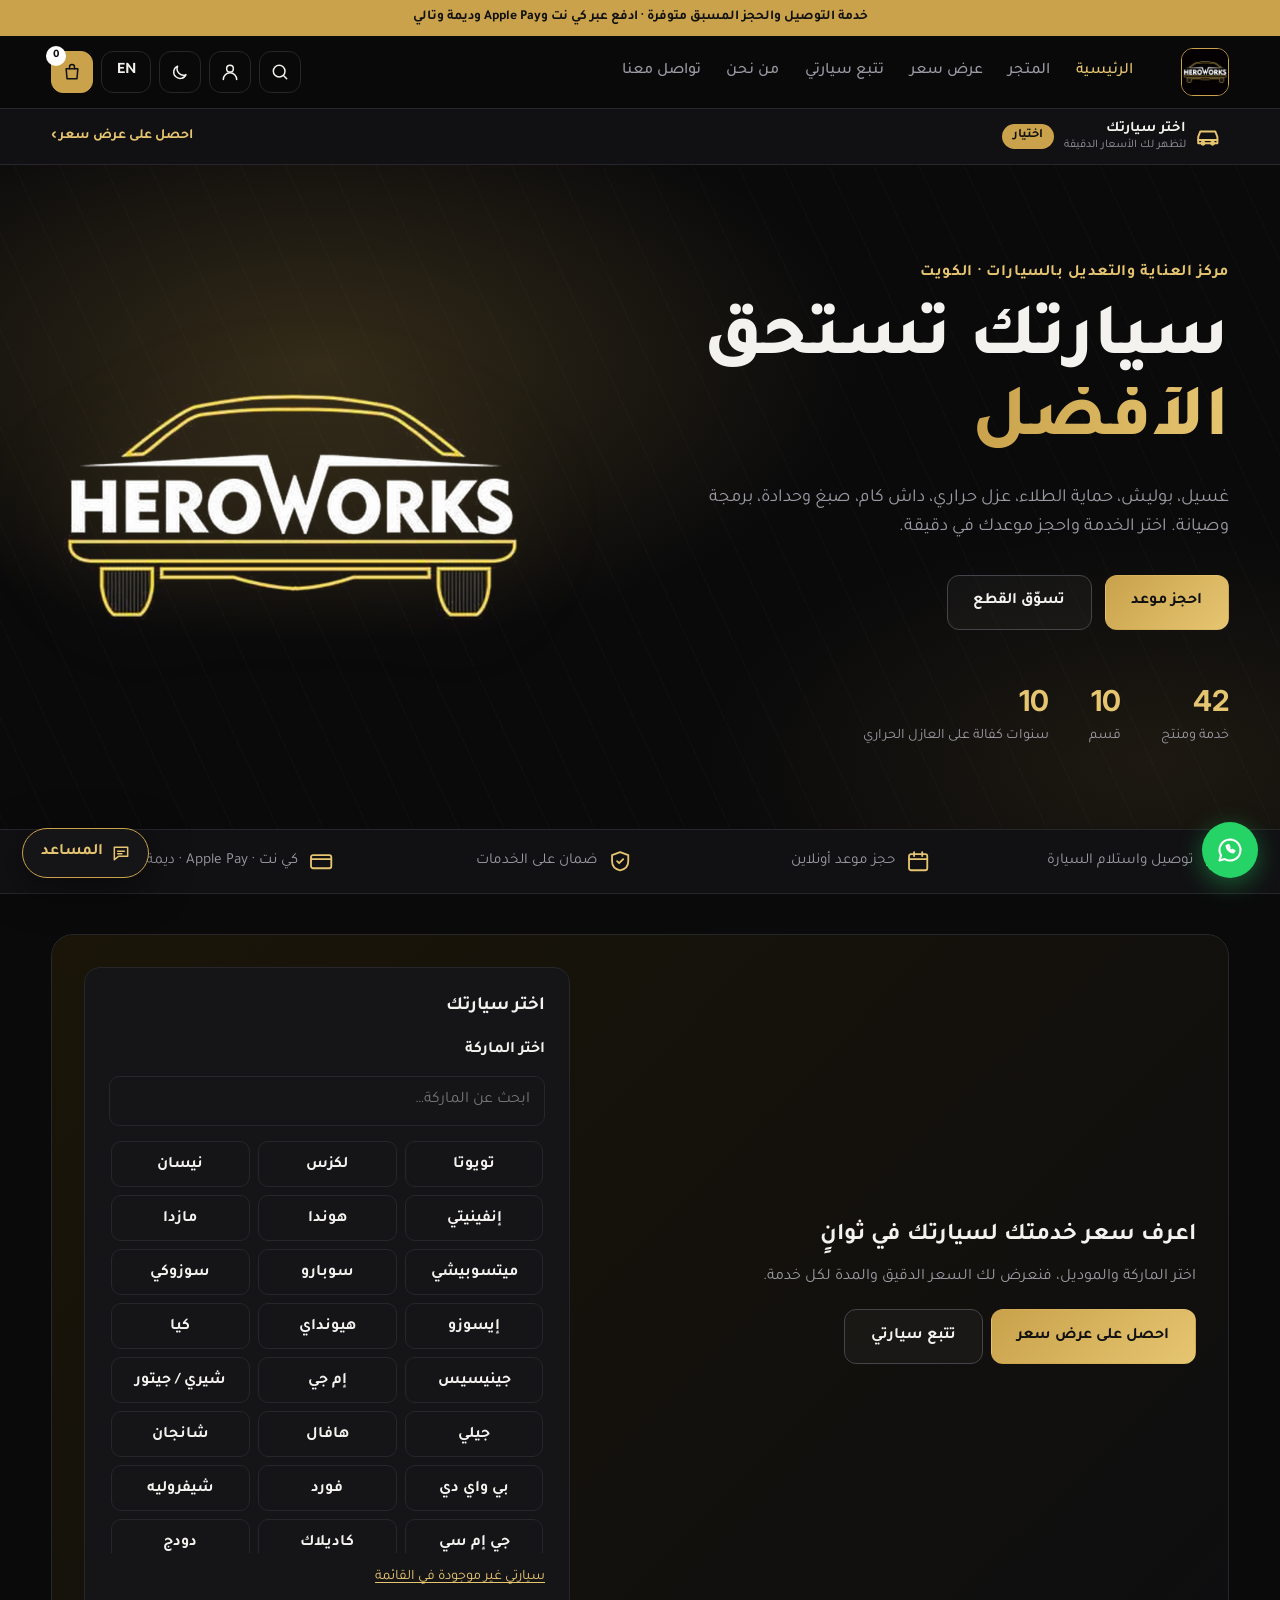
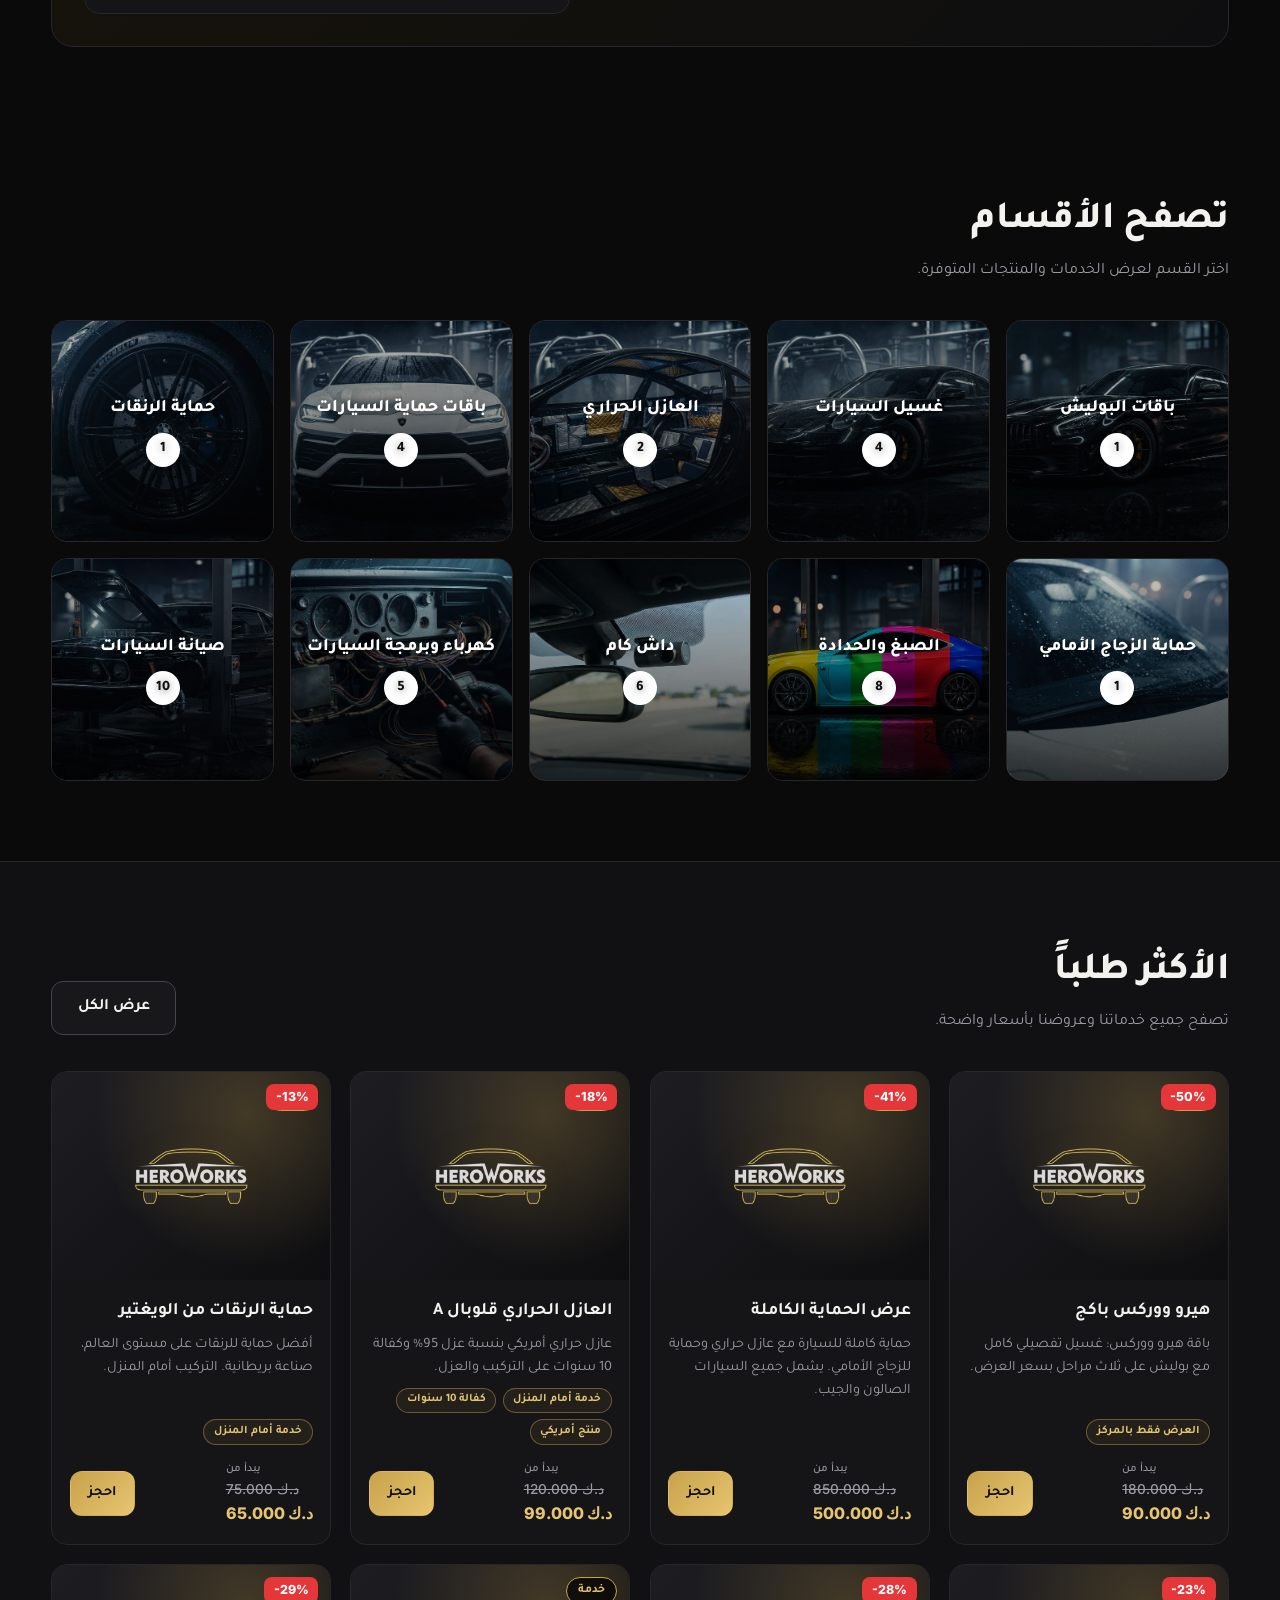
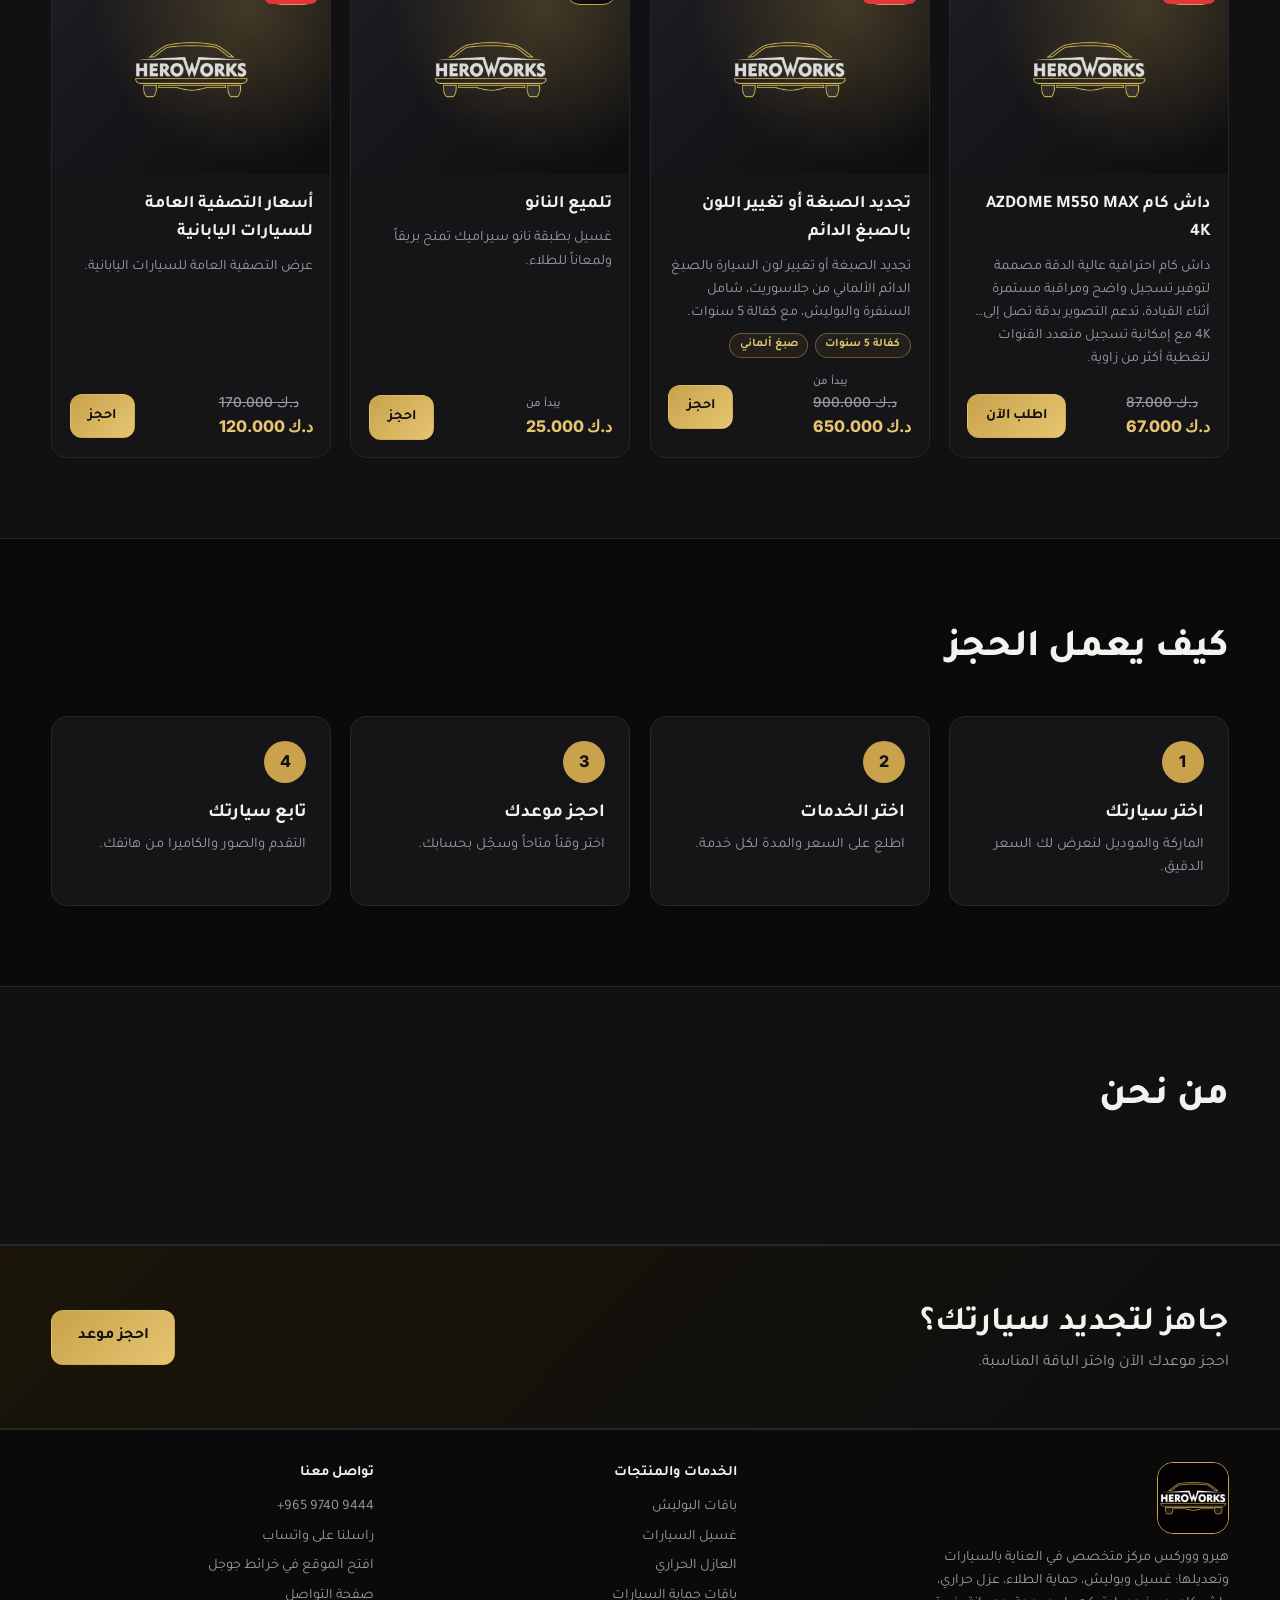
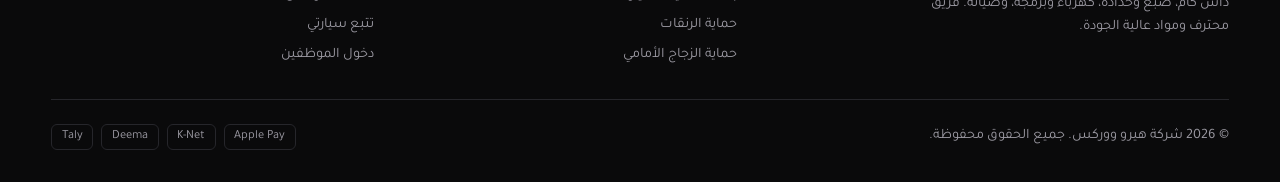
<file: index.html>
<!DOCTYPE html>
<html lang="ar" dir="rtl">
<head>
  <meta charset="UTF-8">
  <meta name="viewport" content="width=device-width, initial-scale=1, viewport-fit=cover">
  <meta name="theme-color" content="#0a0a0b">
  <title>هيرو ووركس | غسيل وبوليش وحماية الطلاء والعزل الحراري في الكويت</title>
  <meta name="description" content="مركز هيرو ووركس للعناية بالسيارات وتعديلها في الكويت: غسيل وبوليش، حماية الطلاء، عزل حراري، داش كام، صبغ وحدادة، برمجة وصيانة. اعرف سعر سيارتك واحجز موعدك أونلاين.">
  <meta name="robots" content="index,follow,max-image-preview:large">
  <link rel="canonical" href="https://heroworkskw.com/">
  <meta property="og:type" content="website">
  <meta property="og:site_name" content="HeroWorks | هيرو ووركس">
  <meta property="og:title" content="هيرو ووركس | غسيل وبوليش وحماية الطلاء والعزل الحراري في الكويت">
  <meta property="og:description" content="مركز هيرو ووركس للعناية بالسيارات وتعديلها في الكويت: غسيل وبوليش، حماية الطلاء، عزل حراري، داش كام، صبغ وحدادة، برمجة وصيانة. اعرف سعر سيارتك واحجز موعدك أونلاين.">
  <meta property="og:url" content="https://heroworkskw.com/">
  <meta property="og:image" content="https://heroworkskw.com/assets/og-image.jpg">
  <meta property="og:locale" content="ar_KW">
  <meta property="og:locale:alternate" content="en_US">
  <meta name="twitter:card" content="summary_large_image">
  <meta name="twitter:title" content="هيرو ووركس | غسيل وبوليش وحماية الطلاء والعزل الحراري في الكويت">
  <meta name="twitter:description" content="مركز هيرو ووركس للعناية بالسيارات وتعديلها في الكويت: غسيل وبوليش، حماية الطلاء، عزل حراري، داش كام، صبغ وحدادة، برمجة وصيانة. اعرف سعر سيارتك واحجز موعدك أونلاين.">
  <meta name="twitter:image" content="https://heroworkskw.com/assets/og-image.jpg">
  <link rel="preconnect" href="https://fonts.googleapis.com">
  <link rel="preconnect" href="https://fonts.gstatic.com" crossorigin>
  <link href="https://fonts.googleapis.com/css2?family=Inter:wght@400;500;600;700;800&family=Tajawal:wght@400;500;700;800&display=swap" rel="stylesheet">
  <script>(function(){try{var t=JSON.parse(localStorage.getItem('hw_theme'))||'dark';t=t==='light'?'light':'dark';document.documentElement.dataset.theme=t;var m=document.querySelector('meta[name=theme-color]');if(m)m.content=t==='light'?'#faf8f3':'#0a0a0b'}catch(e){document.documentElement.dataset.theme='dark'}})();</script>
  <link rel="icon" type="image/png" href="assets/favicon.png">
  <link rel="apple-touch-icon" href="assets/logo-192.png">
  <link rel="stylesheet" href="styles.css?v=20261115a">
  <script type="application/ld+json">{"@context": "https://schema.org", "@type": "AutoRepair", "name": "HeroWorks | هيرو ووركس", "alternateName": ["HeroWorks", "هيرو ووركس"], "url": "https://heroworkskw.com/", "logo": "https://heroworkskw.com/assets/logo.png", "image": "https://heroworkskw.com/assets/og-image.jpg", "telephone": "+96597409444", "hasMap": "https://share.google/Ku4thjJLSHbP2YOTP", "areaServed": {"@type": "Country", "name": "Kuwait"}, "address": {"@type": "PostalAddress", "addressCountry": "KW"}, "paymentAccepted": "KNET, Apple Pay, Deema, Taly, Cash", "priceRange": "KWD", "description": "Car care and modification center in Kuwait: washing, polishing, paint protection, thermal window tint, dash cams, paint and bodywork, programming and maintenance."}</script>
</head>
<body data-seo="home" data-page="home" data-title="home">
  <div id="site-header"></div>

  <main>
    <section class="hero">
      <div class="hero__bg" aria-hidden="true"></div>
      <div class="container hero__inner">
        <div class="hero__text">
        <p class="eyebrow" data-i18n="hero_eyebrow"></p>
          <h1 data-i18n="hero_title"></h1>
          <p class="hero__lead" data-i18n="hero_lead"></p>
          <div class="hero__cta">
            <a href="shop.html?type=service" class="btn btn--gold" data-i18n="hero_cta1"></a>
            <a href="shop.html?type=part" class="btn btn--ghost" data-i18n="hero_cta2"></a>
          </div>
          <ul class="hero__stats">
            <li><strong id="statItems">0</strong><span data-i18n="stat1"></span></li>
            <li><strong id="statCats">0</strong><span data-i18n="stat2"></span></li>
            <li><strong>10</strong><span data-i18n="stat3"></span></li>
          </ul>
        </div>
        <div class="hero__logo">
          <img class="logo--dark" src="assets/logo-transparent.png" alt="HeroWorks" width="520" height="520" fetchpriority="high"><img class="logo--light" src="assets/logo-light.png" alt="HeroWorks" width="520" height="520">
        </div>
      </div>
    </section>

    <section class="strip">
      <div class="container strip__inner">
        <div><svg viewBox="0 0 24 24"><path d="M3 7h11v9H3zM14 10h4l3 3v3h-7z"/><circle cx="7" cy="18" r="1.6"/><circle cx="17" cy="18" r="1.6"/></svg><span data-i18n="strip1"></span></div>
        <div><svg viewBox="0 0 24 24"><rect x="3" y="5" width="18" height="16" rx="2"/><path d="M3 10h18M8 3v4M16 3v4"/></svg><span data-i18n="strip2"></span></div>
        <div><svg viewBox="0 0 24 24"><path d="M12 3 4 6v6c0 5 3.5 8 8 9 4.5-1 8-4 8-9V6l-8-3Z"/><path d="m9 12 2 2 4-4"/></svg><span data-i18n="strip3"></span></div>
        <div><svg viewBox="0 0 24 24"><rect x="2" y="6" width="20" height="13" rx="2"/><path d="M2 10h20"/></svg><span data-i18n="strip4"></span></div>
      </div>
    </section>

    <section class="section section--tight">
      <div class="container">
        <div class="quote-hero">
          <div><h2 data-i18n="home_quote_t"></h2><p class="muted" data-i18n="home_quote_p" style="margin:.6rem 0 1.2rem"></p>
            <div class="btn-row"><a class="btn btn--gold" href="quote.html" data-i18n="get_quote"></a><a class="btn btn--ghost" href="account.html" data-i18n="nav_track"></a></div></div>
          <div class="panel" id="homeCar"></div>
        </div>
      </div>
    </section>

    <section class="section" id="categories">
      <div class="container">
        <header class="section__head"><h2 data-i18n="cat_title"></h2><p data-i18n="cat_sub"></p></header>
        <div class="cat-grid" id="catGrid"></div>
      </div>
    </section>

    <section class="section section--alt" id="featured">
      <div class="container">
        <header class="section__head section__head--row">
          <div><h2 data-i18n="featured"></h2><p data-i18n="shop_sub"></p></div>
          <a class="btn btn--ghost" href="shop.html" data-i18n="view_all"></a>
        </header>
        <div class="grid" id="featuredGrid"></div>
      </div>
    </section>

    <section class="section" id="how">
      <div class="container">
        <header class="section__head"><h2 data-i18n="how_title"></h2></header>
        <ol class="steps">
          <li><span class="steps__n">1</span><h3 data-i18n="how1_t"></h3><p data-i18n="how1_p"></p></li>
          <li><span class="steps__n">2</span><h3 data-i18n="how2_t"></h3><p data-i18n="how2_p"></p></li>
          <li><span class="steps__n">3</span><h3 data-i18n="how3_t"></h3><p data-i18n="how3_p"></p></li>
          <li><span class="steps__n">4</span><h3 data-i18n="how4_t"></h3><p data-i18n="how4_p"></p></li>
        </ol>
      </div>
    </section>

    <section class="section section--alt" id="about">
      <div class="container">
        <header class="section__head"><h2 data-i18n="about_sec_t"></h2></header>
        <div class="about" id="aboutBody"></div>
      </div>
    </section>

    <section class="cta">
      <div class="container cta__inner">
        <div><h2 data-i18n="cta_title"></h2><p data-i18n="cta_p"></p></div>
        <a class="btn btn--gold" href="shop.html?type=service" data-i18n="hero_cta1"></a>
      </div>
    </section>
  </main>
  <div id="site-footer"></div>
  <script src="js/data.js?v=20261115a"></script>
  <script src="js/config.js?v=20261115a"></script>
  <script src="js/vehicles.js?v=20261115a"></script>
  <script src="js/pricing.js?v=20261115a"></script>
  <script src="js/store.js?v=20261115a"></script>
  <script src="js/i18n-v2.js?v=20261115a"></script>
  <script src="js/common.js?v=20261115a"></script>
  <script src="js/carpicker.js?v=20261115a"></script>
  <script src="js/chatbot.js?v=20261115a"></script>
  <script src="js/home.js?v=20261115a"></script>
</body>
</html>
</file>
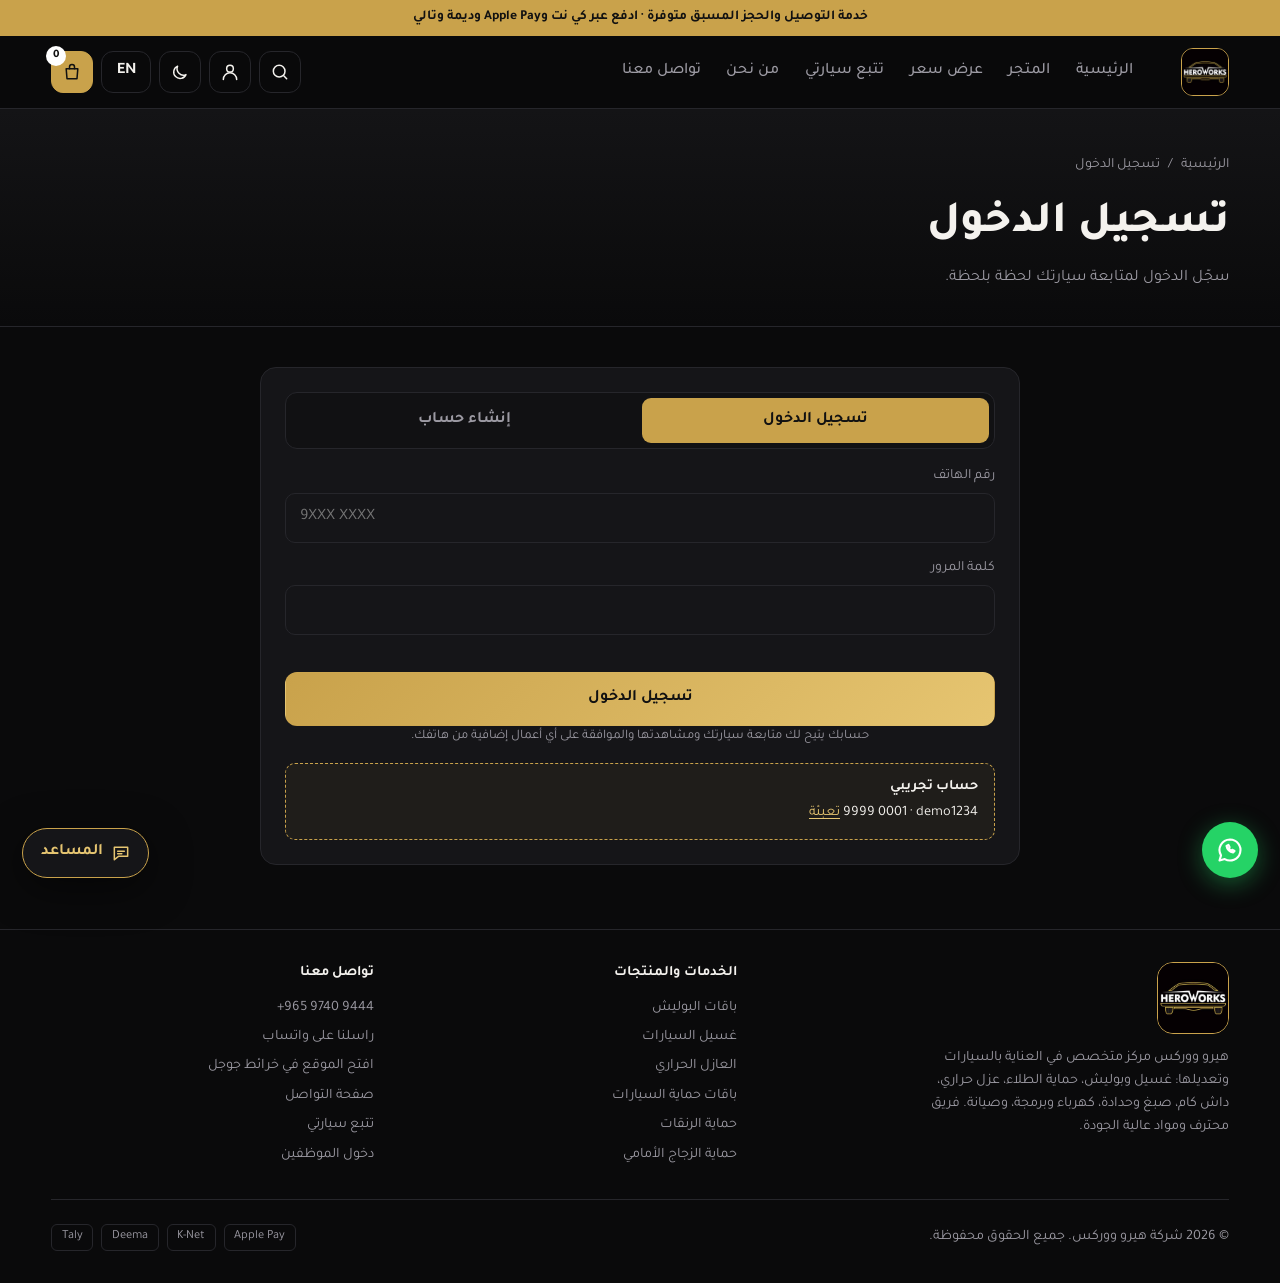
<file: account.html>
<!DOCTYPE html>
<html lang="ar" dir="rtl">
<head>
  <meta charset="UTF-8">
  <meta name="viewport" content="width=device-width, initial-scale=1, viewport-fit=cover">
  <meta name="theme-color" content="#0a0a0b">
  <title>هيرو ووركس</title>
  <meta name="description" content="هيرو ووركس – مركز العناية بالسيارات في الكويت">
  <meta name="robots" content="noindex,nofollow">
  <link rel="preconnect" href="https://fonts.googleapis.com">
  <link rel="preconnect" href="https://fonts.gstatic.com" crossorigin>
  <link href="https://fonts.googleapis.com/css2?family=Inter:wght@400;500;600;700;800&family=Tajawal:wght@400;500;700;800&display=swap" rel="stylesheet">
  <script>(function(){try{var t=JSON.parse(localStorage.getItem('hw_theme'))||'dark';t=t==='light'?'light':'dark';document.documentElement.dataset.theme=t;var m=document.querySelector('meta[name=theme-color]');if(m)m.content=t==='light'?'#faf8f3':'#0a0a0b'}catch(e){document.documentElement.dataset.theme='dark'}})();</script>
  <link rel="icon" type="image/png" href="assets/favicon.png">
  <link rel="apple-touch-icon" href="assets/logo-192.png">
  <link rel="stylesheet" href="styles.css?v=20261115a">
</head>
<body data-page="account" data-title="nav_track" data-nocar="1">
  <div id="site-header"></div>
  <main>
    <section class="page-hero"><div class="container">
      <nav class="crumbs" aria-label="Breadcrumb"><a href="index.html" data-i18n="home">الرئيسية</a><span>/</span><span data-i18n="nav_track"></span></nav>
      <h1 data-i18n="nav_track"></h1><p data-i18n="account_sub"></p>
    </div></section>
    <section class="section section--tight"><div class="container" id="accountRoot"></div></section>
  </main>
  <div id="site-footer"></div>
  <script src="js/data.js?v=20261115a"></script>
  <script src="js/config.js?v=20261115a"></script>
  <script src="js/vehicles.js?v=20261115a"></script>
  <script src="js/pricing.js?v=20261115a"></script>
  <script src="js/store.js?v=20261115a"></script>
  <script src="js/i18n-v2.js?v=20261115a"></script>
  <script src="js/common.js?v=20261115a"></script>
  <script src="js/carpicker.js?v=20261115a"></script>
  <script src="js/chatbot.js?v=20261115a"></script>
  <script src="js/account.js?v=20261115a"></script>
</body>
</html>
</file>
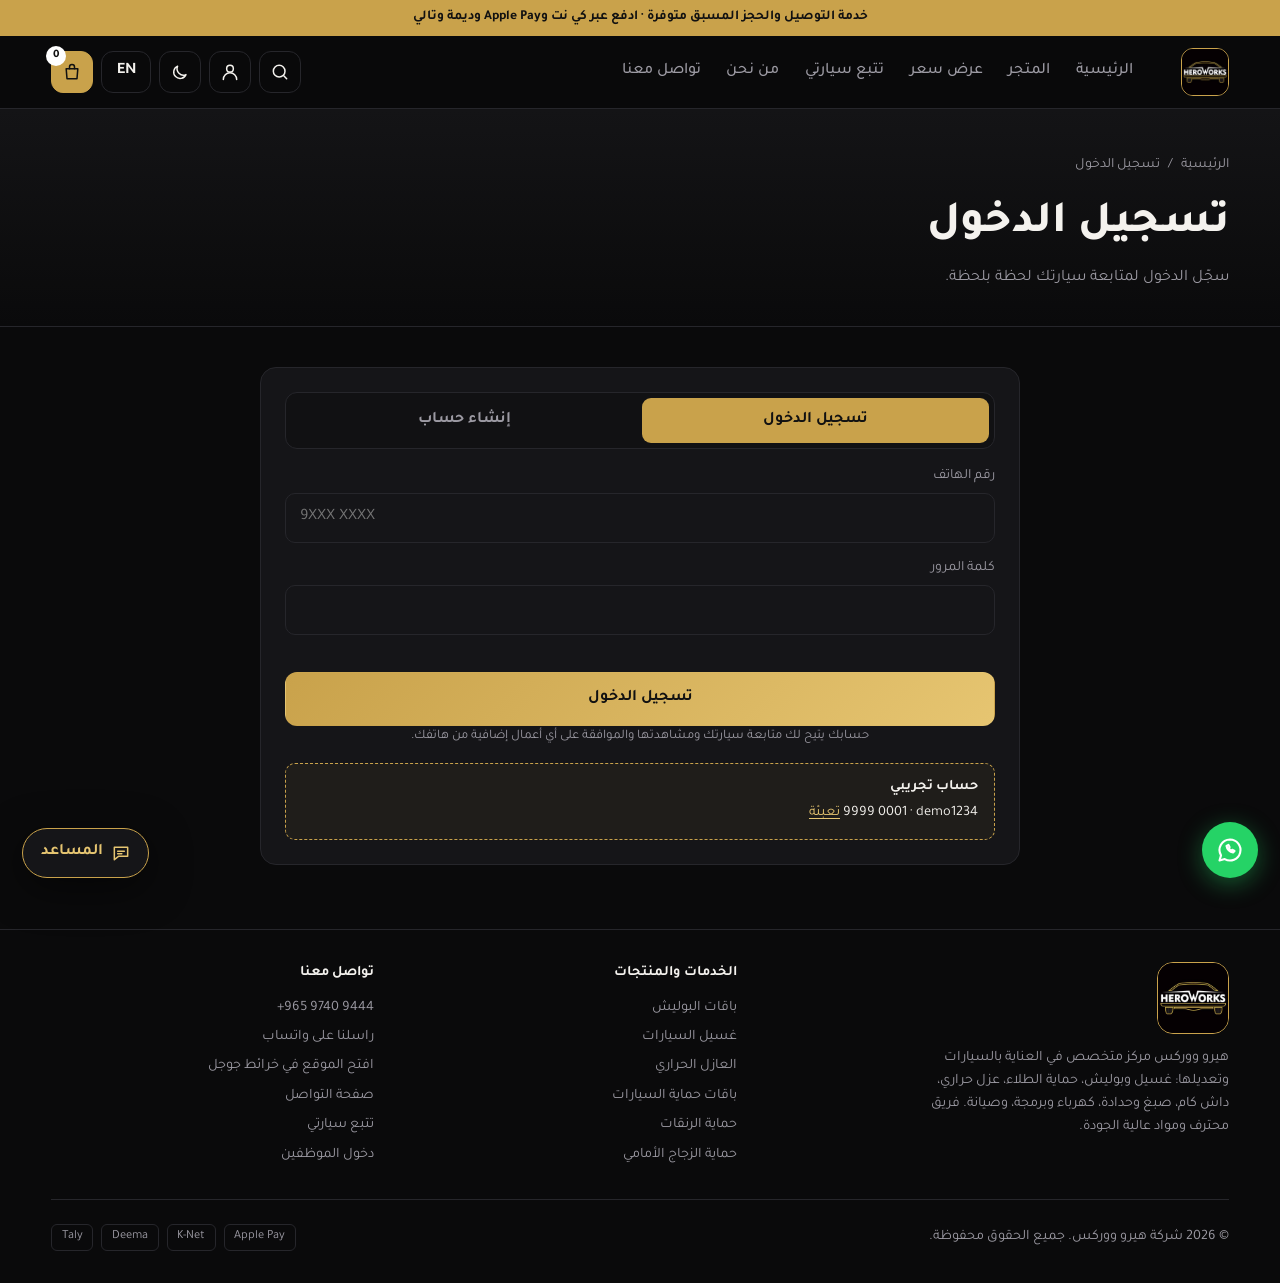
<file: admin.html>
<!DOCTYPE html>
<html lang="ar" dir="rtl">
<head>
  <meta charset="UTF-8">
  <meta name="viewport" content="width=device-width, initial-scale=1, viewport-fit=cover">
  <meta name="theme-color" content="#0a0a0b">
  <title>هيرو ووركس</title>
  <meta name="description" content="هيرو ووركس – مركز العناية بالسيارات في الكويت">
  <meta name="robots" content="noindex,nofollow">
  <link rel="preconnect" href="https://fonts.googleapis.com">
  <link rel="preconnect" href="https://fonts.gstatic.com" crossorigin>
  <link href="https://fonts.googleapis.com/css2?family=Inter:wght@400;500;600;700;800&family=Tajawal:wght@400;500;700;800&display=swap" rel="stylesheet">
  <script>(function(){try{var t=JSON.parse(localStorage.getItem('hw_theme'))||'dark';t=t==='light'?'light':'dark';document.documentElement.dataset.theme=t;var m=document.querySelector('meta[name=theme-color]');if(m)m.content=t==='light'?'#faf8f3':'#0a0a0b'}catch(e){document.documentElement.dataset.theme='dark'}})();</script>
  <link rel="icon" type="image/png" href="assets/favicon.png">
  <link rel="apple-touch-icon" href="assets/logo-192.png">
  <script>/* admin always loads fresh copies of its files, so a cached old file can never be mixed with the new page */
    window.__v = Date.now(); ['styles.css', 'admin.css'].forEach(function (f) { document.write('<link rel="stylesheet" href="' + f + '?v=' + window.__v + '">'); });</script>
</head>
<body data-page="admin" data-title="a_title">
  <div id="adminLayer" class="adminlayer"><header class="adminbar" id="adminBar"></header><main class="container container--wide adminroot" id="adminRoot"></main><div id="printSheet" class="print-sheet"></div></div>
  <script>window.addEventListener('unhandledrejection',function(e){window.dispatchEvent(new ErrorEvent('error',{message:String(e.reason&&e.reason.message||e.reason)}))});setTimeout(function(){var r=document.getElementById('adminRoot');if(r&&!r.children.length&&!document.getElementById('adminErr')){document.body.insertAdjacentHTML('beforeend','<pre id="adminErr" style="position:fixed;inset:auto 0 0 0;margin:0;padding:1rem;background:#300;color:#fff;font:14px/1.6 sans-serif;white-space:pre-wrap;z-index:999">The admin page did not start. Replace js/admin.js, js/common.js, js/store.js, js/i18n-v2.js, admin.html and admin.css with the newest versions, then reload.</pre>')}},4000);window.addEventListener('error',function(e){var d=document.getElementById('adminErr')||document.body.appendChild(Object.assign(document.createElement('pre'),{id:'adminErr'}));d.style.cssText='position:fixed;inset:auto 0 0 0;margin:0;padding:1rem;background:#300;color:#fff;font:13px/1.5 monospace;white-space:pre-wrap;z-index:999';d.textContent+=(e.message||'error')+' ('+String(e.filename||'').split('/').pop()+':'+e.lineno+')\n'})</script>
  <script>['js/data.js', 'js/config.js', 'js/vehicles.js', 'js/pricing.js', 'js/store.js', 'js/i18n-v2.js', 'js/common.js', 'js/carpicker.js', 'js/admin.js'].forEach(function (f) { document.write('<script src="' + f + '?v=' + window.__v + '"><\/script>'); });</script>
</body>
</html>
</file>
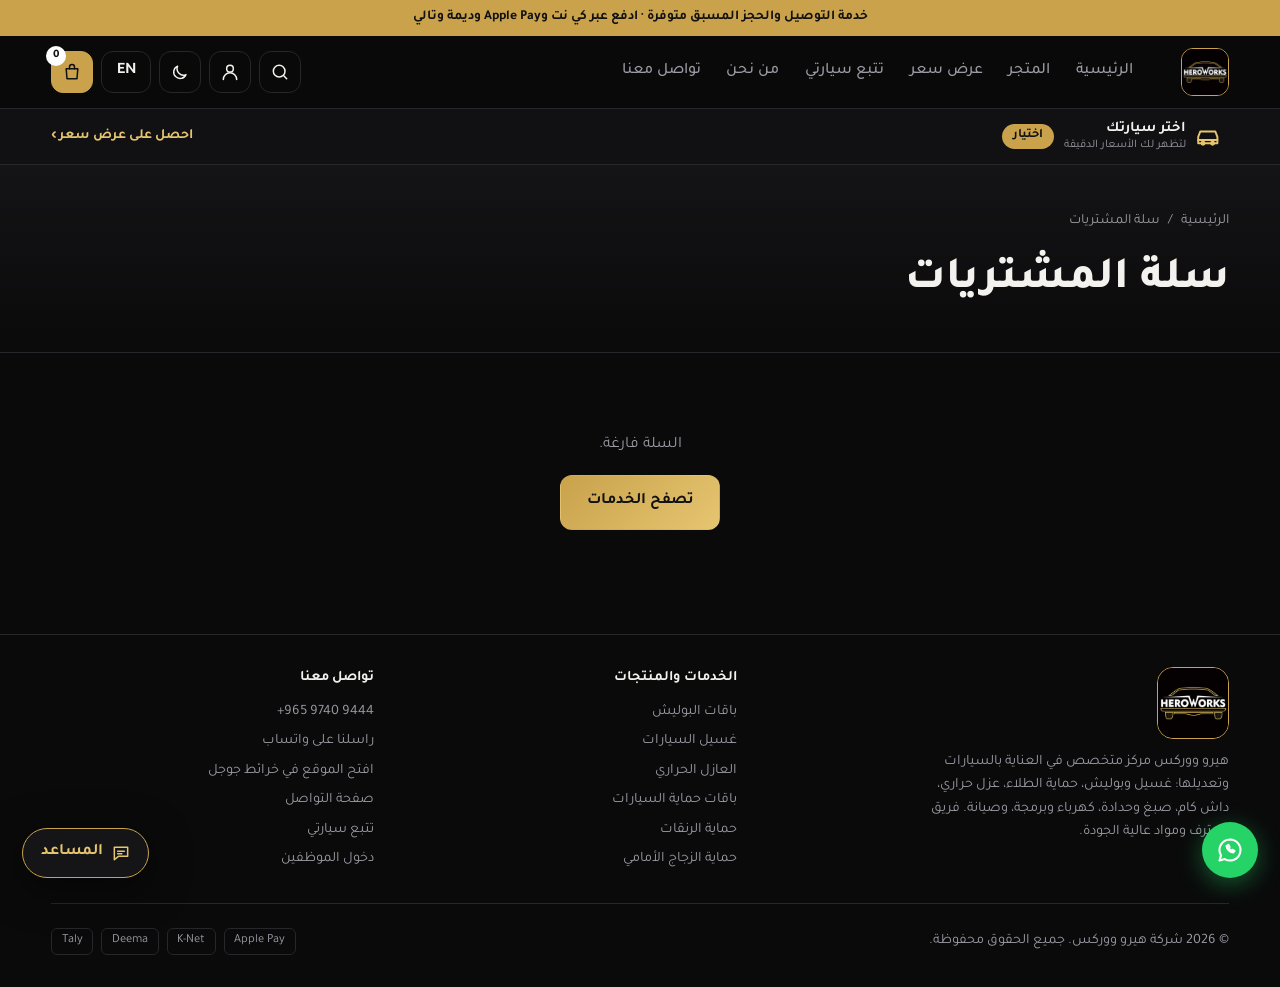
<file: cart.html>
<!DOCTYPE html>
<html lang="ar" dir="rtl">
<head>
  <meta charset="UTF-8">
  <meta name="viewport" content="width=device-width, initial-scale=1, viewport-fit=cover">
  <meta name="theme-color" content="#0a0a0b">
  <title>هيرو ووركس</title>
  <meta name="description" content="هيرو ووركس – مركز العناية بالسيارات في الكويت">
  <meta name="robots" content="noindex,nofollow">
  <link rel="preconnect" href="https://fonts.googleapis.com">
  <link rel="preconnect" href="https://fonts.gstatic.com" crossorigin>
  <link href="https://fonts.googleapis.com/css2?family=Inter:wght@400;500;600;700;800&family=Tajawal:wght@400;500;700;800&display=swap" rel="stylesheet">
  <script>(function(){try{var t=JSON.parse(localStorage.getItem('hw_theme'))||'dark';t=t==='light'?'light':'dark';document.documentElement.dataset.theme=t;var m=document.querySelector('meta[name=theme-color]');if(m)m.content=t==='light'?'#faf8f3':'#0a0a0b'}catch(e){document.documentElement.dataset.theme='dark'}})();</script>
  <link rel="icon" type="image/png" href="assets/favicon.png">
  <link rel="apple-touch-icon" href="assets/logo-192.png">
  <link rel="stylesheet" href="styles.css?v=20261115a">
</head>
<body data-page="cart" data-title="cart_title">
  <div id="site-header"></div>
  <main>
    <section class="page-hero"><div class="container">
      <nav class="crumbs" aria-label="Breadcrumb"><a href="index.html" data-i18n="home">الرئيسية</a><span>/</span><span data-i18n="cart_title"></span></nav>
      <h1 data-i18n="cart_title"></h1>
    </div></section>
    <section class="section section--tight"><div class="container" id="cartRoot"></div></section>
  </main>
  <div id="site-footer"></div>
  <script src="js/data.js?v=20261115a"></script>
  <script src="js/config.js?v=20261115a"></script>
  <script src="js/vehicles.js?v=20261115a"></script>
  <script src="js/pricing.js?v=20261115a"></script>
  <script src="js/store.js?v=20261115a"></script>
  <script src="js/i18n-v2.js?v=20261115a"></script>
  <script src="js/common.js?v=20261115a"></script>
  <script src="js/carpicker.js?v=20261115a"></script>
  <script src="js/chatbot.js?v=20261115a"></script>
  <script src="js/cart.js?v=20261115a"></script>
</body>
</html>
</file>
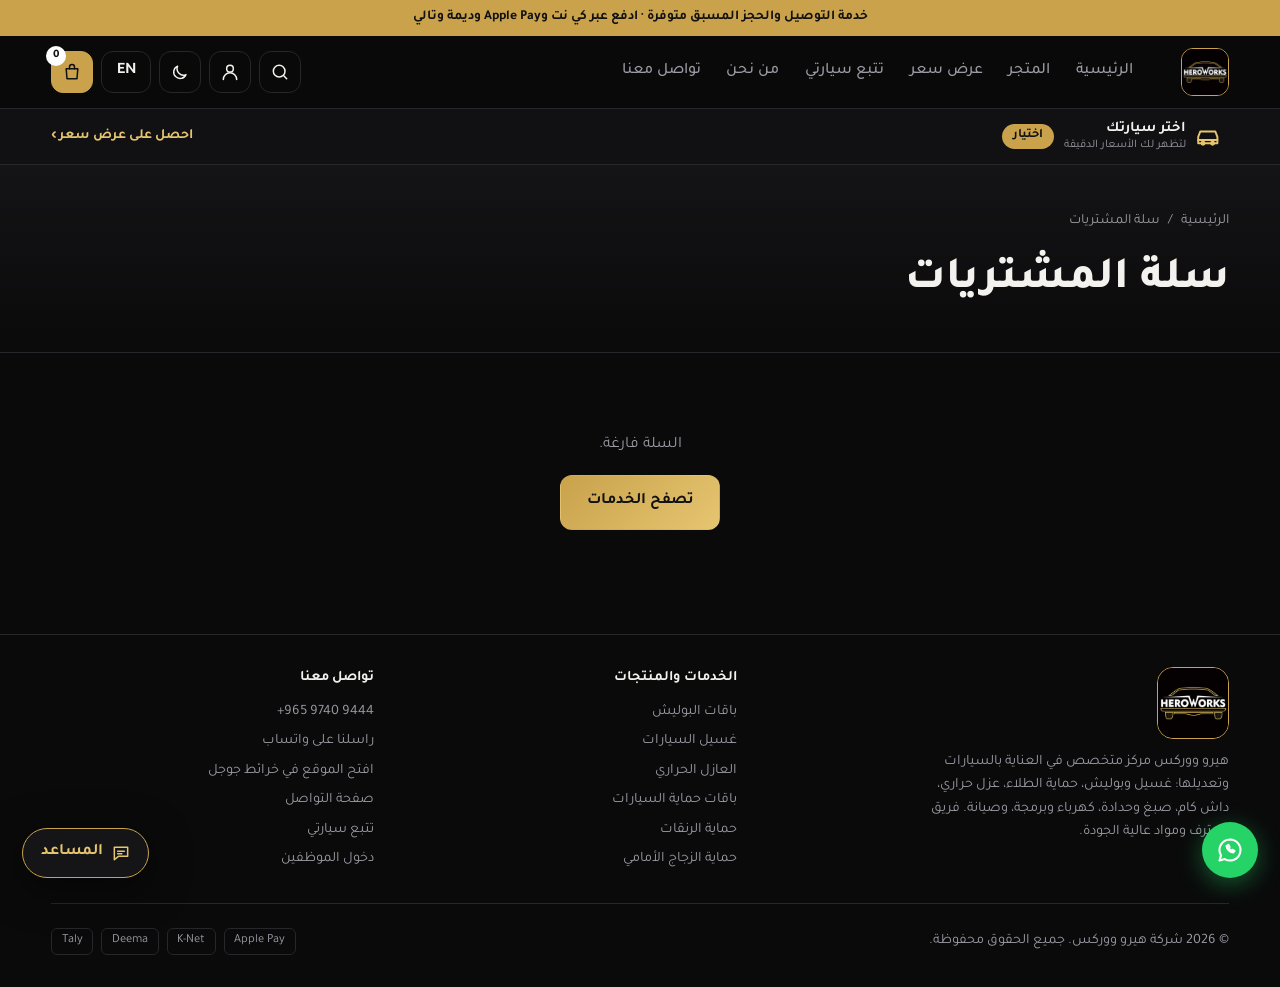
<file: checkout.html>
<!DOCTYPE html>
<html lang="ar" dir="rtl">
<head>
  <meta charset="UTF-8">
  <meta name="viewport" content="width=device-width, initial-scale=1, viewport-fit=cover">
  <meta name="theme-color" content="#0a0a0b">
  <title>هيرو ووركس</title>
  <meta name="description" content="هيرو ووركس – مركز العناية بالسيارات في الكويت">
  <meta name="robots" content="noindex,nofollow">
  <link rel="preconnect" href="https://fonts.googleapis.com">
  <link rel="preconnect" href="https://fonts.gstatic.com" crossorigin>
  <link href="https://fonts.googleapis.com/css2?family=Inter:wght@400;500;600;700;800&family=Tajawal:wght@400;500;700;800&display=swap" rel="stylesheet">
  <script>(function(){try{var t=JSON.parse(localStorage.getItem('hw_theme'))||'dark';t=t==='light'?'light':'dark';document.documentElement.dataset.theme=t;var m=document.querySelector('meta[name=theme-color]');if(m)m.content=t==='light'?'#faf8f3':'#0a0a0b'}catch(e){document.documentElement.dataset.theme='dark'}})();</script>
  <link rel="icon" type="image/png" href="assets/favicon.png">
  <link rel="apple-touch-icon" href="assets/logo-192.png">
  <link rel="stylesheet" href="styles.css?v=20261115a">
</head>
<body data-page="cart" data-title="checkout_title">
  <div id="site-header"></div>
  <main>
    <section class="page-hero"><div class="container">
      <nav class="crumbs" aria-label="Breadcrumb"><a href="index.html" data-i18n="home">الرئيسية</a><span>/</span><span data-i18n="checkout_title"></span></nav>
      <h1 data-i18n="checkout_title"></h1>
    </div></section>
    <section class="section section--tight"><div class="container" id="checkoutRoot"></div></section>
  </main>
  <div id="site-footer"></div>
  <script src="js/data.js?v=20261115a"></script>
  <script src="js/config.js?v=20261115a"></script>
  <script src="js/vehicles.js?v=20261115a"></script>
  <script src="js/pricing.js?v=20261115a"></script>
  <script src="js/store.js?v=20261115a"></script>
  <script src="js/i18n-v2.js?v=20261115a"></script>
  <script src="js/common.js?v=20261115a"></script>
  <script src="js/carpicker.js?v=20261115a"></script>
  <script src="js/chatbot.js?v=20261115a"></script>
  <script src="js/checkout.js?v=20261115a"></script>
</body>
</html>
</file>
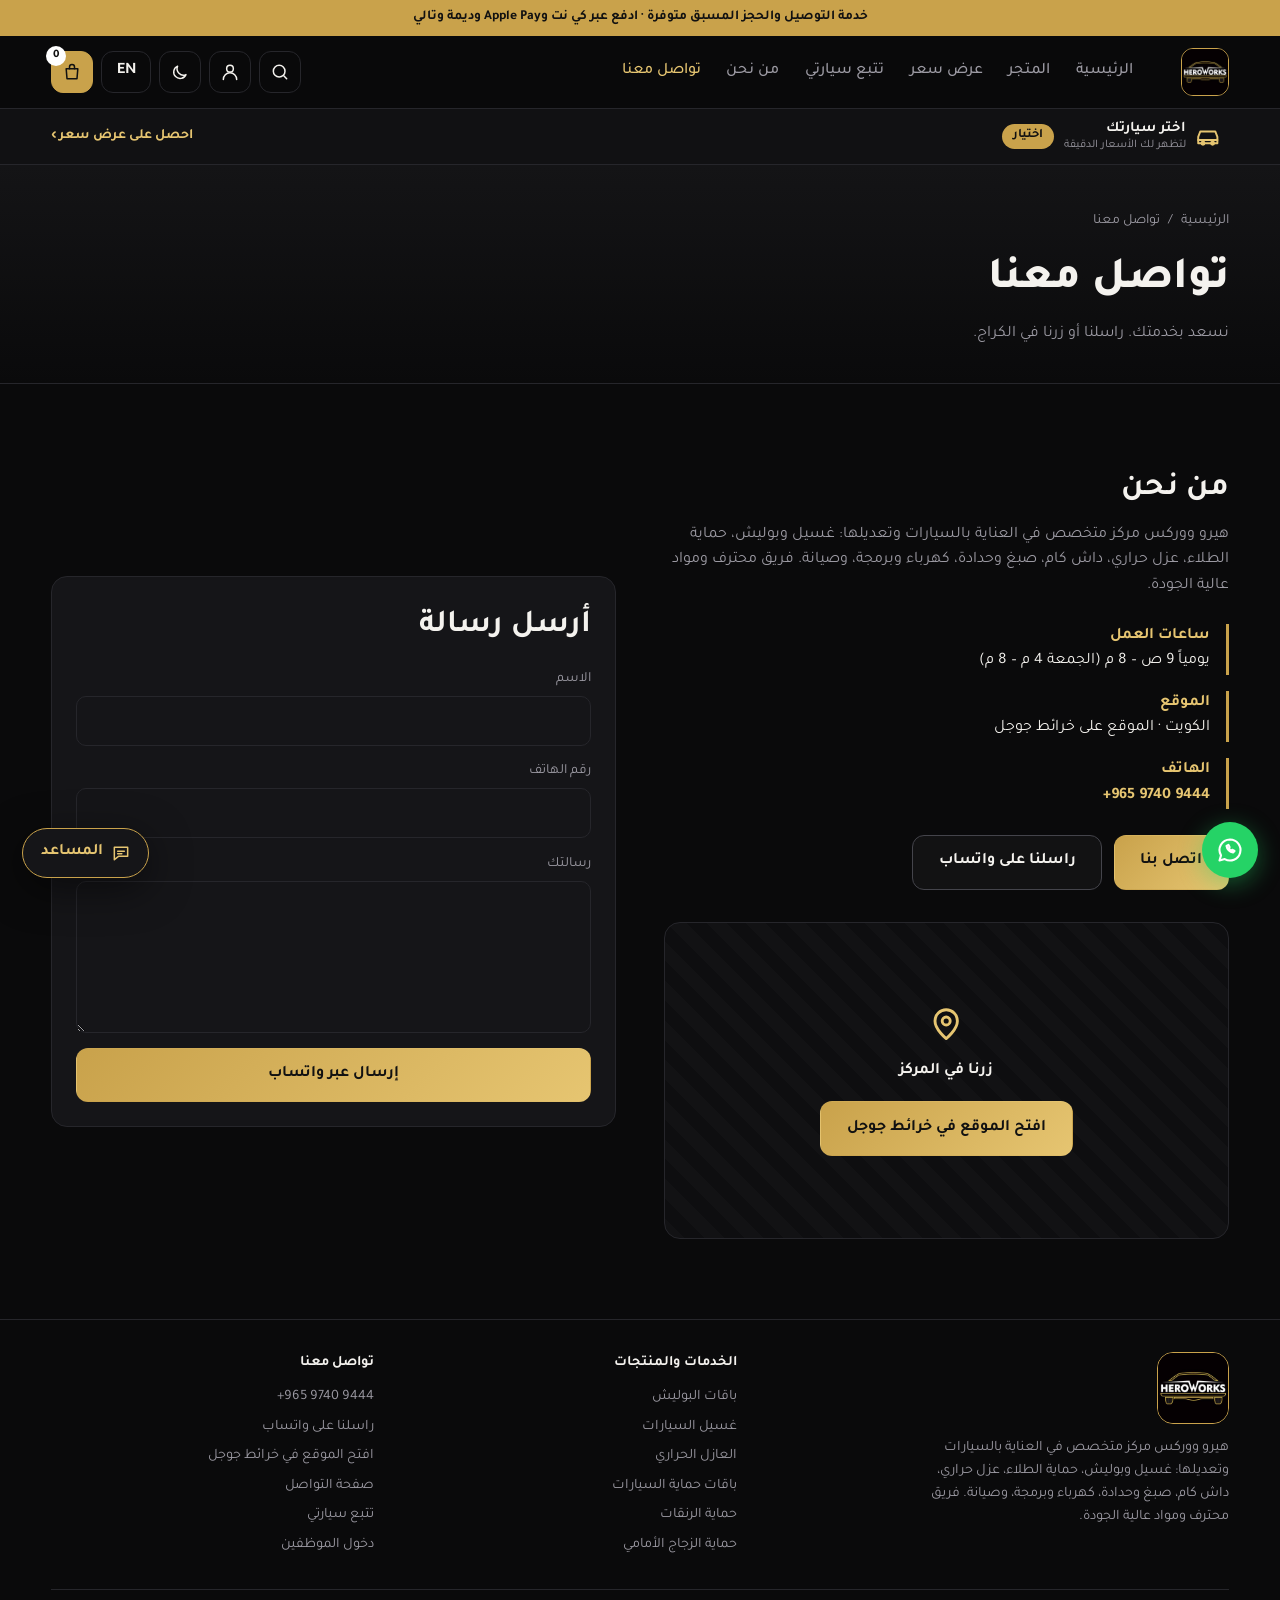
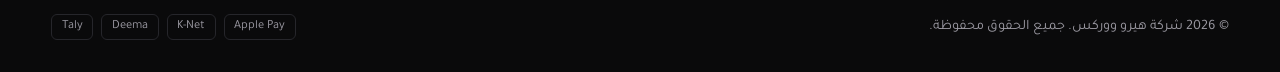
<file: contact.html>
<!DOCTYPE html>
<html lang="ar" dir="rtl">
<head>
  <meta charset="UTF-8">
  <meta name="viewport" content="width=device-width, initial-scale=1, viewport-fit=cover">
  <meta name="theme-color" content="#0a0a0b">
  <title>تواصل معنا | هيرو ووركس الكويت</title>
  <meta name="description" content="اتصل بنا على ‎+965 9740 9444‎ أو راسلنا على واتساب أو زرنا في الكراج. ساعات العمل والموقع على الخريطة.">
  <meta name="robots" content="index,follow,max-image-preview:large">
  <link rel="canonical" href="https://heroworkskw.com/contact.html">
  <meta property="og:type" content="website">
  <meta property="og:site_name" content="HeroWorks | هيرو ووركس">
  <meta property="og:title" content="تواصل معنا | هيرو ووركس الكويت">
  <meta property="og:description" content="اتصل بنا على ‎+965 9740 9444‎ أو راسلنا على واتساب أو زرنا في الكراج. ساعات العمل والموقع على الخريطة.">
  <meta property="og:url" content="https://heroworkskw.com/contact.html">
  <meta property="og:image" content="https://heroworkskw.com/assets/og-image.jpg">
  <meta property="og:locale" content="ar_KW">
  <meta property="og:locale:alternate" content="en_US">
  <meta name="twitter:card" content="summary_large_image">
  <meta name="twitter:title" content="تواصل معنا | هيرو ووركس الكويت">
  <meta name="twitter:description" content="اتصل بنا على ‎+965 9740 9444‎ أو راسلنا على واتساب أو زرنا في الكراج. ساعات العمل والموقع على الخريطة.">
  <meta name="twitter:image" content="https://heroworkskw.com/assets/og-image.jpg">
  <link rel="preconnect" href="https://fonts.googleapis.com">
  <link rel="preconnect" href="https://fonts.gstatic.com" crossorigin>
  <link href="https://fonts.googleapis.com/css2?family=Inter:wght@400;500;600;700;800&family=Tajawal:wght@400;500;700;800&display=swap" rel="stylesheet">
  <script>(function(){try{var t=JSON.parse(localStorage.getItem('hw_theme'))||'dark';t=t==='light'?'light':'dark';document.documentElement.dataset.theme=t;var m=document.querySelector('meta[name=theme-color]');if(m)m.content=t==='light'?'#faf8f3':'#0a0a0b'}catch(e){document.documentElement.dataset.theme='dark'}})();</script>
  <link rel="icon" type="image/png" href="assets/favicon.png">
  <link rel="apple-touch-icon" href="assets/logo-192.png">
  <link rel="stylesheet" href="styles.css?v=20261115a">
</head>
<body data-seo="contact" data-page="contact" data-title="nav_contact">
  <div id="site-header"></div>
  <main>
    <section class="page-hero"><div class="container">
      <nav class="crumbs" aria-label="Breadcrumb"><a href="index.html" data-i18n="home">الرئيسية</a><span>/</span><span data-i18n="contact_title"></span></nav>
      <h1 data-i18n="contact_title"></h1><p data-i18n="contact_page_sub"></p>
    </div></section>
    <section class="section">
      <div class="container contact">
        <div>
          <h2 data-i18n="about_t"></h2>
          <p class="muted" data-i18n="about_p"></p>
          <ul class="contact__list">
            <li><b data-i18n="c_hours_l"></b><span data-i18n="c_hours"></span></li>
            <li><b data-i18n="c_loc_l"></b><span data-i18n="c_loc"></span></li>
            <li><b data-i18n="c_phone_l"></b><a href="tel:+96597409444" dir="ltr">+965 9740 9444</a></li>
          </ul>
          <div class="contact__actions">
            <a class="btn btn--gold" href="tel:+96597409444" data-i18n="call_us"></a>
            <a class="btn btn--ghost" href="https://wa.me/96597409444" target="_blank" rel="noopener" data-i18n="wa_us"></a>
          </div>
          <div class="map-card">
            <svg viewBox="0 0 24 24"><path d="M12 21s7-5.6 7-11a7 7 0 0 0-14 0c0 5.4 7 11 7 11Z"/><circle cx="12" cy="10" r="2.5"/></svg>
            <strong data-i18n="map_t"></strong>
            <a class="btn btn--gold" href="https://share.google/Ku4thjJLSHbP2YOTP" target="_blank" rel="noopener" data-i18n="open_maps"></a>
          </div>
        </div>
        <form class="panel" id="contactForm" novalidate>
          <h2 data-i18n="msg_t"></h2>
          <div class="field"><label for="cName" data-i18n="f_name"></label><input id="cName" autocomplete="name"></div>
          <div class="field"><label for="cPhone" data-i18n="f_phone"></label><input id="cPhone" type="tel" dir="ltr" autocomplete="tel"></div>
          <div class="field"><label for="cMsg" data-i18n="f_msg"></label><textarea id="cMsg" rows="5"></textarea></div>
          <button class="btn btn--gold btn--block" type="submit" data-i18n="send_wa"></button>
        </form>
      </div>
    </section>
  </main>
  <div id="site-footer"></div>
  <script src="js/data.js?v=20261115a"></script>
  <script src="js/config.js?v=20261115a"></script>
  <script src="js/vehicles.js?v=20261115a"></script>
  <script src="js/pricing.js?v=20261115a"></script>
  <script src="js/store.js?v=20261115a"></script>
  <script src="js/i18n-v2.js?v=20261115a"></script>
  <script src="js/common.js?v=20261115a"></script>
  <script src="js/carpicker.js?v=20261115a"></script>
  <script src="js/chatbot.js?v=20261115a"></script>
  <script src="js/contact.js?v=20261115a"></script>
</body>
</html>
</file>
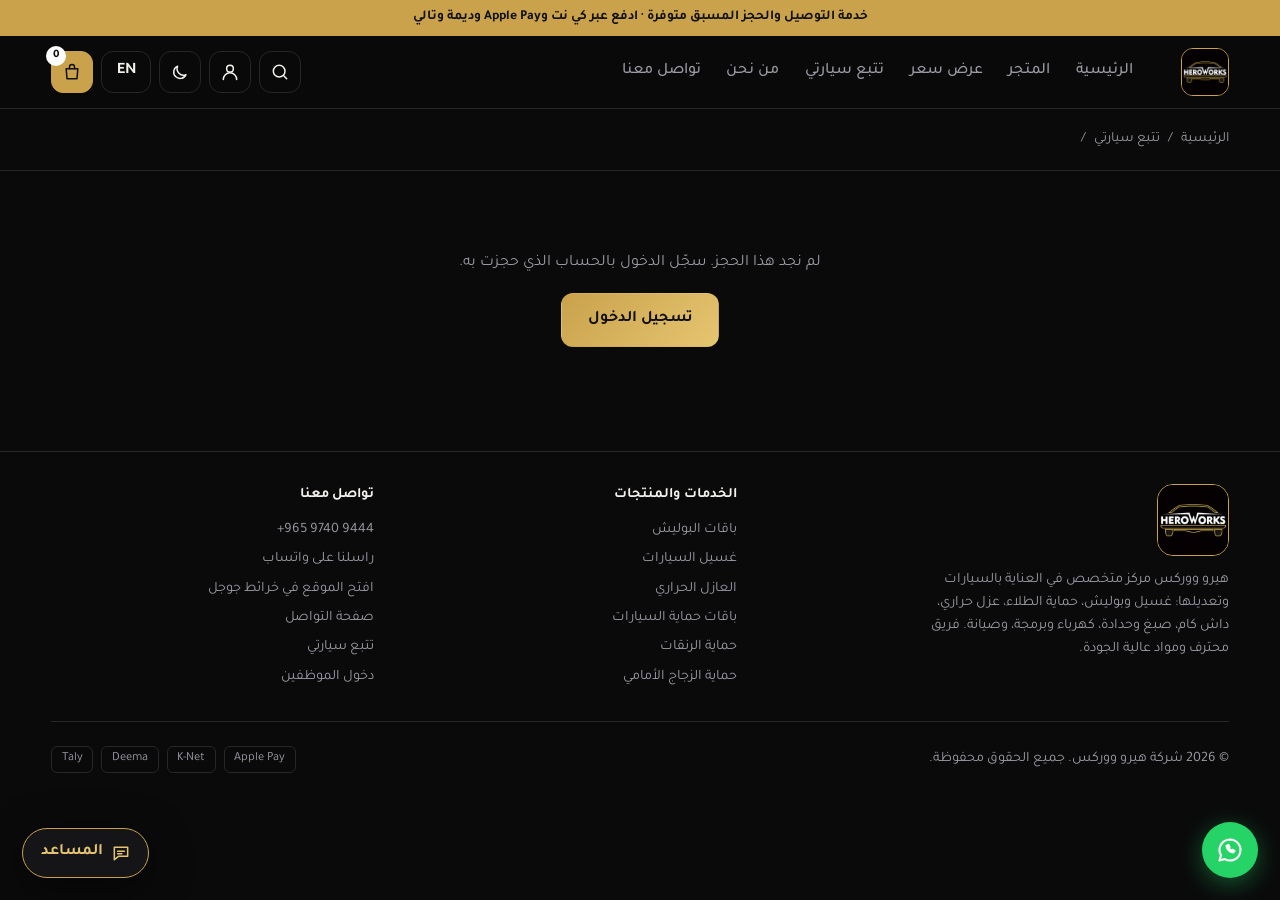
<file: job.html>
<!DOCTYPE html>
<html lang="ar" dir="rtl">
<head>
  <meta charset="UTF-8">
  <meta name="viewport" content="width=device-width, initial-scale=1, viewport-fit=cover">
  <meta name="theme-color" content="#0a0a0b">
  <title>هيرو ووركس</title>
  <meta name="description" content="هيرو ووركس – مركز العناية بالسيارات في الكويت">
  <meta name="robots" content="noindex,nofollow">
  <link rel="preconnect" href="https://fonts.googleapis.com">
  <link rel="preconnect" href="https://fonts.gstatic.com" crossorigin>
  <link href="https://fonts.googleapis.com/css2?family=Inter:wght@400;500;600;700;800&family=Tajawal:wght@400;500;700;800&display=swap" rel="stylesheet">
  <script>(function(){try{var t=JSON.parse(localStorage.getItem('hw_theme'))||'dark';t=t==='light'?'light':'dark';document.documentElement.dataset.theme=t;var m=document.querySelector('meta[name=theme-color]');if(m)m.content=t==='light'?'#faf8f3':'#0a0a0b'}catch(e){document.documentElement.dataset.theme='dark'}})();</script>
  <link rel="icon" type="image/png" href="assets/favicon.png">
  <link rel="apple-touch-icon" href="assets/logo-192.png">
  <link rel="stylesheet" href="styles.css?v=20261115a">
</head>
<body data-page="job" data-title="job_title" data-nocar="1">
  <div id="site-header"></div>
  <main>
    <section class="page-hero page-hero--slim"><div class="container"><nav class="crumbs" aria-label="Breadcrumb"><a href="index.html" data-i18n="home">الرئيسية</a><span>/</span><a href="account.html" data-i18n="nav_track"></a><span>/</span><span id="jobCrumb"></span></nav></div></section>
    <section class="section section--tight"><div class="container" id="jobRoot"></div></section>
  </main>
  <div id="site-footer"></div>
  <script src="js/data.js?v=20261115a"></script>
  <script src="js/config.js?v=20261115a"></script>
  <script src="js/vehicles.js?v=20261115a"></script>
  <script src="js/pricing.js?v=20261115a"></script>
  <script src="js/store.js?v=20261115a"></script>
  <script src="js/i18n-v2.js?v=20261115a"></script>
  <script src="js/common.js?v=20261115a"></script>
  <script src="js/carpicker.js?v=20261115a"></script>
  <script src="js/chatbot.js?v=20261115a"></script>
  <script src="js/camera.js?v=20261115a"></script>
  <script src="js/job.js?v=20261115a"></script>
</body>
</html>
</file>
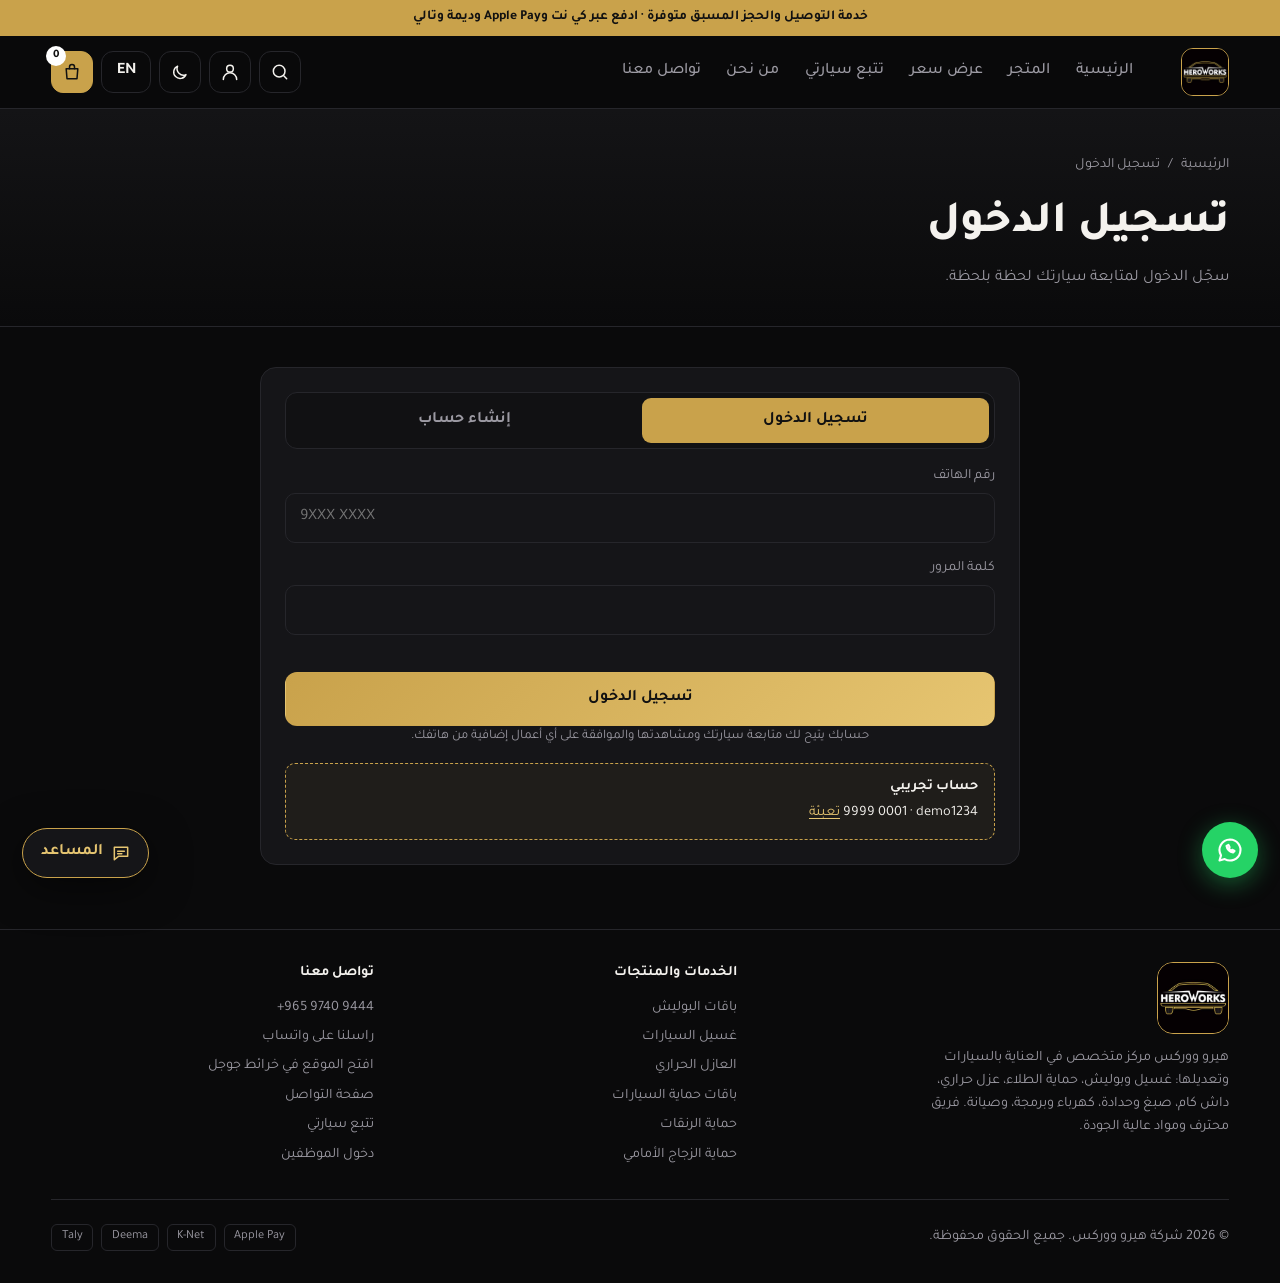
<file: login.html>
<!DOCTYPE html>
<html lang="ar" dir="rtl">
<head>
  <meta charset="UTF-8">
  <meta name="viewport" content="width=device-width, initial-scale=1, viewport-fit=cover">
  <meta name="theme-color" content="#0a0a0b">
  <title>هيرو ووركس</title>
  <meta name="description" content="هيرو ووركس – مركز العناية بالسيارات في الكويت">
  <meta name="robots" content="noindex,nofollow">
  <link rel="preconnect" href="https://fonts.googleapis.com">
  <link rel="preconnect" href="https://fonts.gstatic.com" crossorigin>
  <link href="https://fonts.googleapis.com/css2?family=Inter:wght@400;500;600;700;800&family=Tajawal:wght@400;500;700;800&display=swap" rel="stylesheet">
  <script>(function(){try{var t=JSON.parse(localStorage.getItem('hw_theme'))||'dark';t=t==='light'?'light':'dark';document.documentElement.dataset.theme=t;var m=document.querySelector('meta[name=theme-color]');if(m)m.content=t==='light'?'#faf8f3':'#0a0a0b'}catch(e){document.documentElement.dataset.theme='dark'}})();</script>
  <link rel="icon" type="image/png" href="assets/favicon.png">
  <link rel="apple-touch-icon" href="assets/logo-192.png">
  <link rel="stylesheet" href="styles.css?v=20261115a">
</head>
<body data-page="login" data-title="login" data-nocar="1">
  <div id="site-header"></div>
  <main>
    <section class="page-hero"><div class="container">
      <nav class="crumbs" aria-label="Breadcrumb"><a href="index.html" data-i18n="home">الرئيسية</a><span>/</span><span data-i18n="login"></span></nav>
      <h1 data-i18n="login"></h1><p data-i18n="login_sub"></p>
    </div></section>
    <section class="section section--tight"><div class="container container--narrow" id="loginRoot"></div></section>
  </main>
  <div id="site-footer"></div>
  <script src="js/data.js?v=20261115a"></script>
  <script src="js/config.js?v=20261115a"></script>
  <script src="js/vehicles.js?v=20261115a"></script>
  <script src="js/pricing.js?v=20261115a"></script>
  <script src="js/store.js?v=20261115a"></script>
  <script src="js/i18n-v2.js?v=20261115a"></script>
  <script src="js/common.js?v=20261115a"></script>
  <script src="js/carpicker.js?v=20261115a"></script>
  <script src="js/chatbot.js?v=20261115a"></script>
  <script src="js/login.js?v=20261115a"></script>
</body>
</html>
</file>
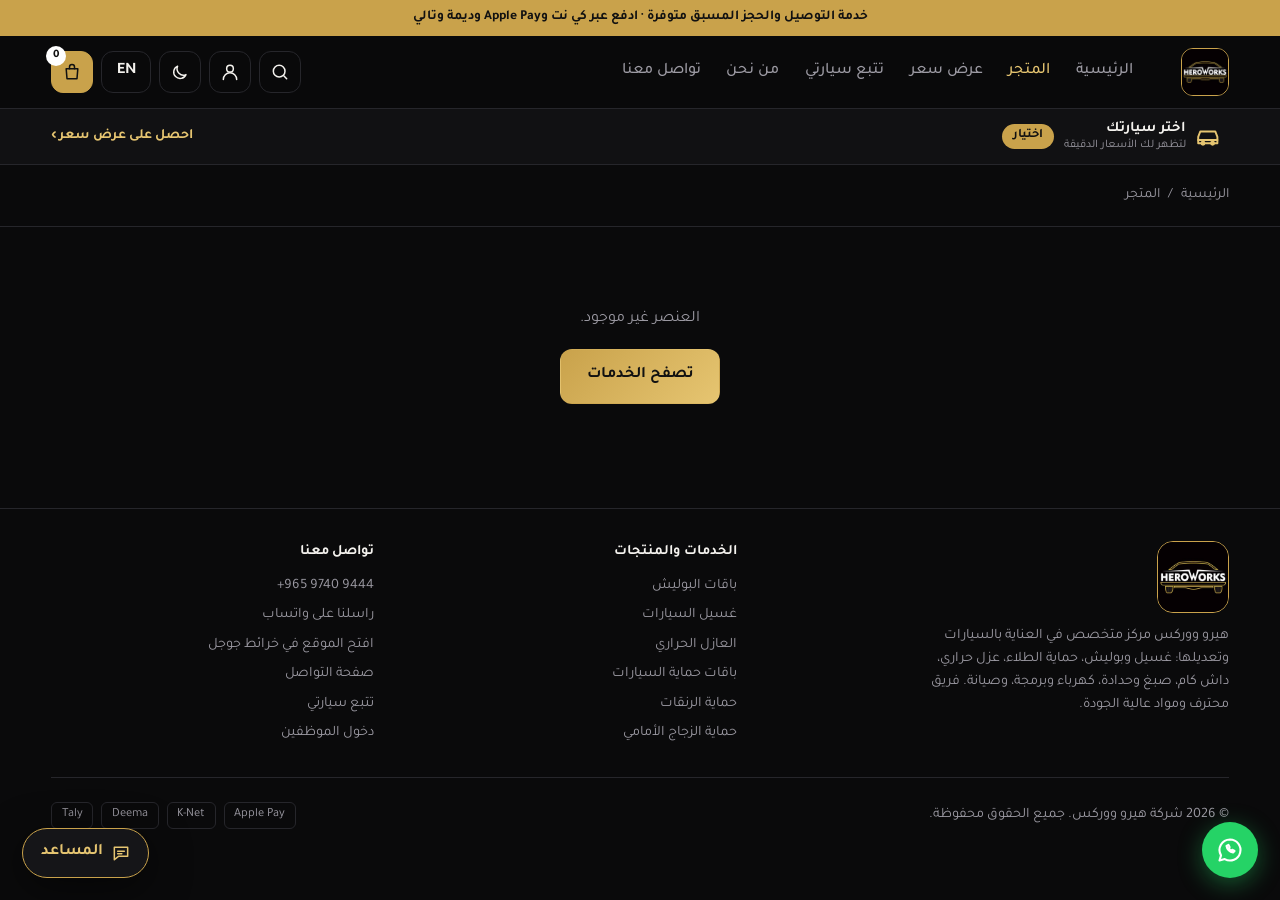
<file: product.html>
<!DOCTYPE html>
<html lang="ar" dir="rtl">
<head>
  <meta charset="UTF-8">
  <meta name="viewport" content="width=device-width, initial-scale=1, viewport-fit=cover">
  <meta name="theme-color" content="#0a0a0b">
  <title>الخدمات والمنتجات | هيرو ووركس الكويت</title>
  <meta name="description" content="تفاصيل الخدمة أو المنتج وسعره حسب سيارتك في هيرو ووركس الكويت.">
  <meta name="robots" content="index,follow,max-image-preview:large">
  <link rel="canonical" href="https://heroworkskw.com/product.html">
  <meta property="og:type" content="website">
  <meta property="og:site_name" content="HeroWorks | هيرو ووركس">
  <meta property="og:title" content="الخدمات والمنتجات | هيرو ووركس الكويت">
  <meta property="og:description" content="تفاصيل الخدمة أو المنتج وسعره حسب سيارتك في هيرو ووركس الكويت.">
  <meta property="og:url" content="https://heroworkskw.com/product.html">
  <meta property="og:image" content="https://heroworkskw.com/assets/og-image.jpg">
  <meta property="og:locale" content="ar_KW">
  <meta property="og:locale:alternate" content="en_US">
  <meta name="twitter:card" content="summary_large_image">
  <meta name="twitter:title" content="الخدمات والمنتجات | هيرو ووركس الكويت">
  <meta name="twitter:description" content="تفاصيل الخدمة أو المنتج وسعره حسب سيارتك في هيرو ووركس الكويت.">
  <meta name="twitter:image" content="https://heroworkskw.com/assets/og-image.jpg">
  <link rel="preconnect" href="https://fonts.googleapis.com">
  <link rel="preconnect" href="https://fonts.gstatic.com" crossorigin>
  <link href="https://fonts.googleapis.com/css2?family=Inter:wght@400;500;600;700;800&family=Tajawal:wght@400;500;700;800&display=swap" rel="stylesheet">
  <script>(function(){try{var t=JSON.parse(localStorage.getItem('hw_theme'))||'dark';t=t==='light'?'light':'dark';document.documentElement.dataset.theme=t;var m=document.querySelector('meta[name=theme-color]');if(m)m.content=t==='light'?'#faf8f3':'#0a0a0b'}catch(e){document.documentElement.dataset.theme='dark'}})();</script>
  <link rel="icon" type="image/png" href="assets/favicon.png">
  <link rel="apple-touch-icon" href="assets/logo-192.png">
  <link rel="stylesheet" href="styles.css?v=20261115a">
</head>
<body data-page="shop" data-title="shop">
  <div id="site-header"></div>
  <main>
    <section class="page-hero page-hero--slim"><div class="container">
      <nav class="crumbs" id="crumbs" aria-label="Breadcrumb"></nav>
    </div></section>
    <section class="section section--tight"><div class="container" id="productRoot"></div></section>
    <section class="section section--alt" id="relatedWrap" hidden>
      <div class="container"><header class="section__head"><h2 data-i18n="related"></h2></header><div class="grid" id="relatedGrid"></div></div>
    </section>
  </main>
  <div id="site-footer"></div>
  <script src="js/data.js?v=20261115a"></script>
  <script src="js/config.js?v=20261115a"></script>
  <script src="js/vehicles.js?v=20261115a"></script>
  <script src="js/pricing.js?v=20261115a"></script>
  <script src="js/store.js?v=20261115a"></script>
  <script src="js/i18n-v2.js?v=20261115a"></script>
  <script src="js/common.js?v=20261115a"></script>
  <script src="js/carpicker.js?v=20261115a"></script>
  <script src="js/chatbot.js?v=20261115a"></script>
  <script src="js/product.js?v=20261115a"></script>
</body>
</html>
</file>
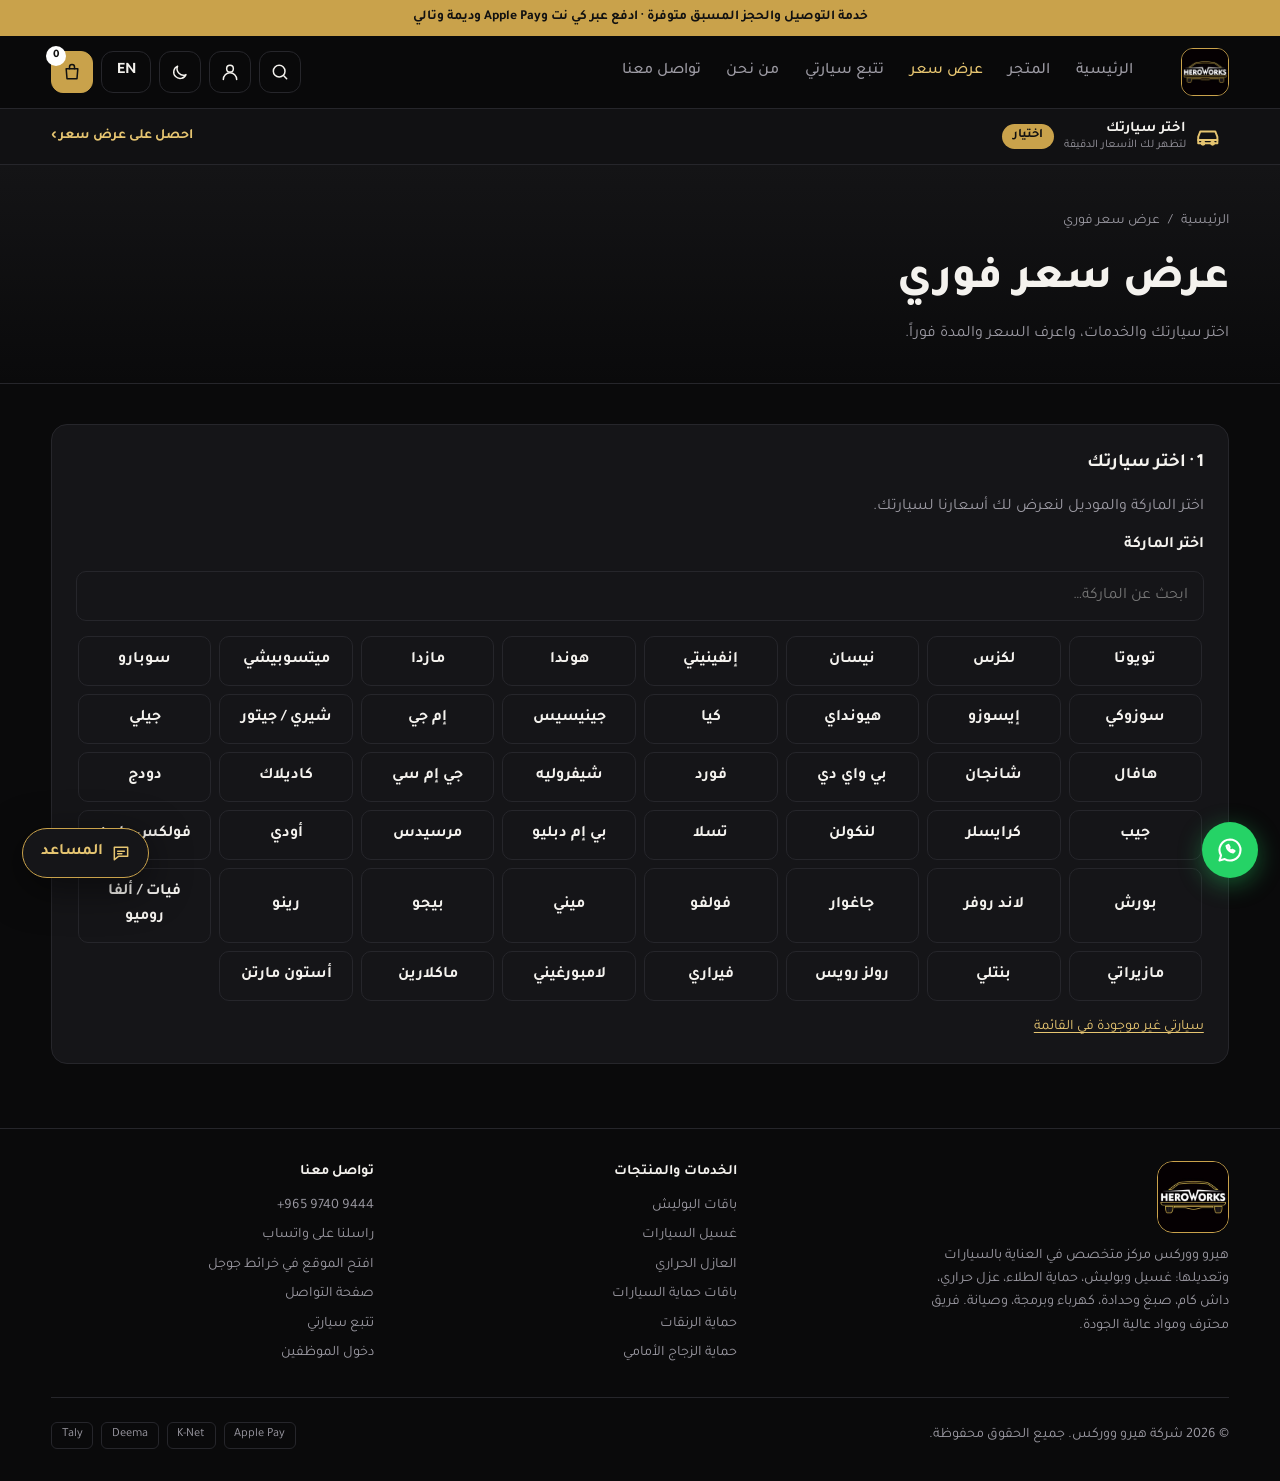
<file: quote.html>
<!DOCTYPE html>
<html lang="ar" dir="rtl">
<head>
  <meta charset="UTF-8">
  <meta name="viewport" content="width=device-width, initial-scale=1, viewport-fit=cover">
  <meta name="theme-color" content="#0a0a0b">
  <title>عرض سعر فوري لسيارتك | هيرو ووركس الكويت</title>
  <meta name="description" content="اختر ماركة وموديل سيارتك والخدمات لتعرف السعر والمدة فوراً، ثم احجز موعدك في هيرو ووركس.">
  <meta name="robots" content="index,follow,max-image-preview:large">
  <link rel="canonical" href="https://heroworkskw.com/quote.html">
  <meta property="og:type" content="website">
  <meta property="og:site_name" content="HeroWorks | هيرو ووركس">
  <meta property="og:title" content="عرض سعر فوري لسيارتك | هيرو ووركس الكويت">
  <meta property="og:description" content="اختر ماركة وموديل سيارتك والخدمات لتعرف السعر والمدة فوراً، ثم احجز موعدك في هيرو ووركس.">
  <meta property="og:url" content="https://heroworkskw.com/quote.html">
  <meta property="og:image" content="https://heroworkskw.com/assets/og-image.jpg">
  <meta property="og:locale" content="ar_KW">
  <meta property="og:locale:alternate" content="en_US">
  <meta name="twitter:card" content="summary_large_image">
  <meta name="twitter:title" content="عرض سعر فوري لسيارتك | هيرو ووركس الكويت">
  <meta name="twitter:description" content="اختر ماركة وموديل سيارتك والخدمات لتعرف السعر والمدة فوراً، ثم احجز موعدك في هيرو ووركس.">
  <meta name="twitter:image" content="https://heroworkskw.com/assets/og-image.jpg">
  <link rel="preconnect" href="https://fonts.googleapis.com">
  <link rel="preconnect" href="https://fonts.gstatic.com" crossorigin>
  <link href="https://fonts.googleapis.com/css2?family=Inter:wght@400;500;600;700;800&family=Tajawal:wght@400;500;700;800&display=swap" rel="stylesheet">
  <script>(function(){try{var t=JSON.parse(localStorage.getItem('hw_theme'))||'dark';t=t==='light'?'light':'dark';document.documentElement.dataset.theme=t;var m=document.querySelector('meta[name=theme-color]');if(m)m.content=t==='light'?'#faf8f3':'#0a0a0b'}catch(e){document.documentElement.dataset.theme='dark'}})();</script>
  <link rel="icon" type="image/png" href="assets/favicon.png">
  <link rel="apple-touch-icon" href="assets/logo-192.png">
  <link rel="stylesheet" href="styles.css?v=20261115a">
</head>
<body data-seo="quote" data-page="quote" data-title="quote_title">
  <div id="site-header"></div>
  <main>
    <section class="page-hero"><div class="container">
      <nav class="crumbs" aria-label="Breadcrumb"><a href="index.html" data-i18n="home">الرئيسية</a><span>/</span><span data-i18n="quote_title"></span></nav>
      <h1 data-i18n="quote_title"></h1><p data-i18n="quote_sub"></p>
    </div></section>
    <section class="section section--tight"><div class="container" id="quoteRoot"></div></section>
  </main>
  <div id="site-footer"></div>
  <script src="js/data.js?v=20261115a"></script>
  <script src="js/config.js?v=20261115a"></script>
  <script src="js/vehicles.js?v=20261115a"></script>
  <script src="js/pricing.js?v=20261115a"></script>
  <script src="js/store.js?v=20261115a"></script>
  <script src="js/i18n-v2.js?v=20261115a"></script>
  <script src="js/common.js?v=20261115a"></script>
  <script src="js/carpicker.js?v=20261115a"></script>
  <script src="js/chatbot.js?v=20261115a"></script>
  <script src="js/quote.js?v=20261115a"></script>
</body>
</html>
</file>
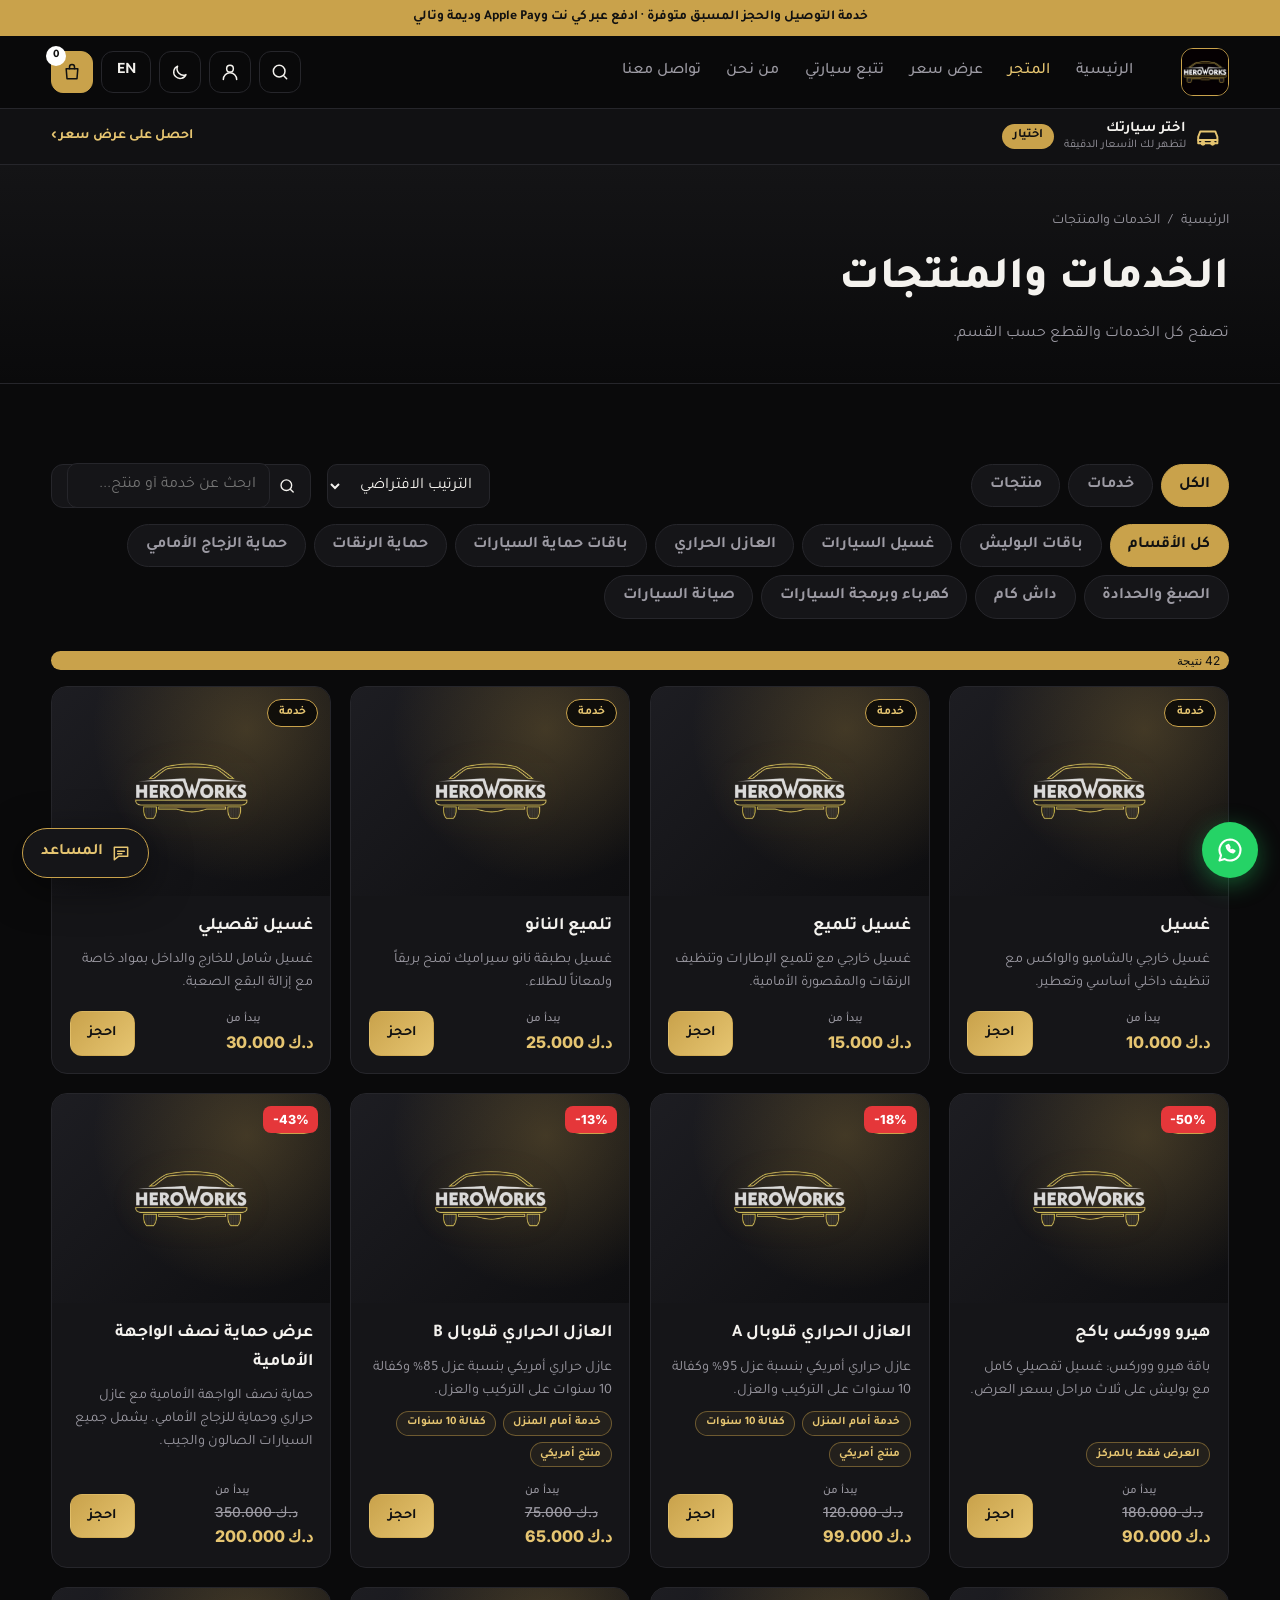
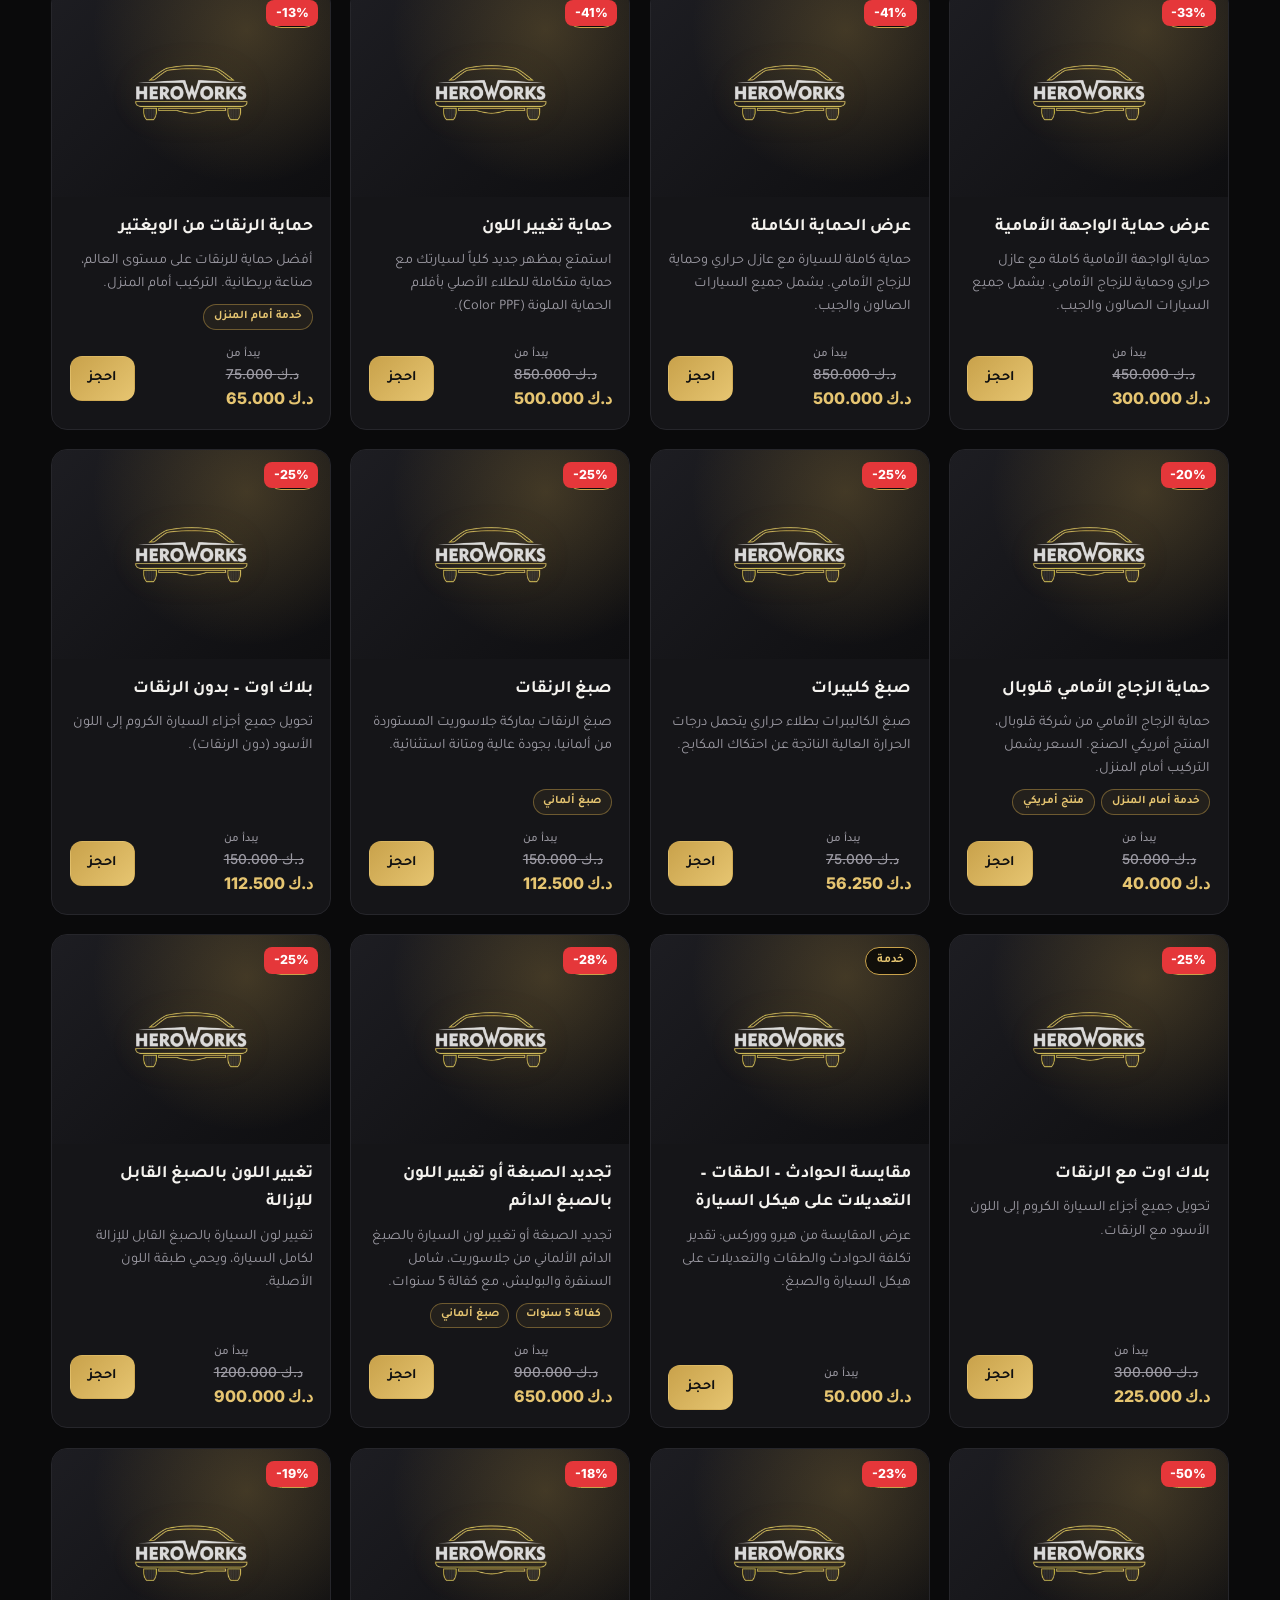
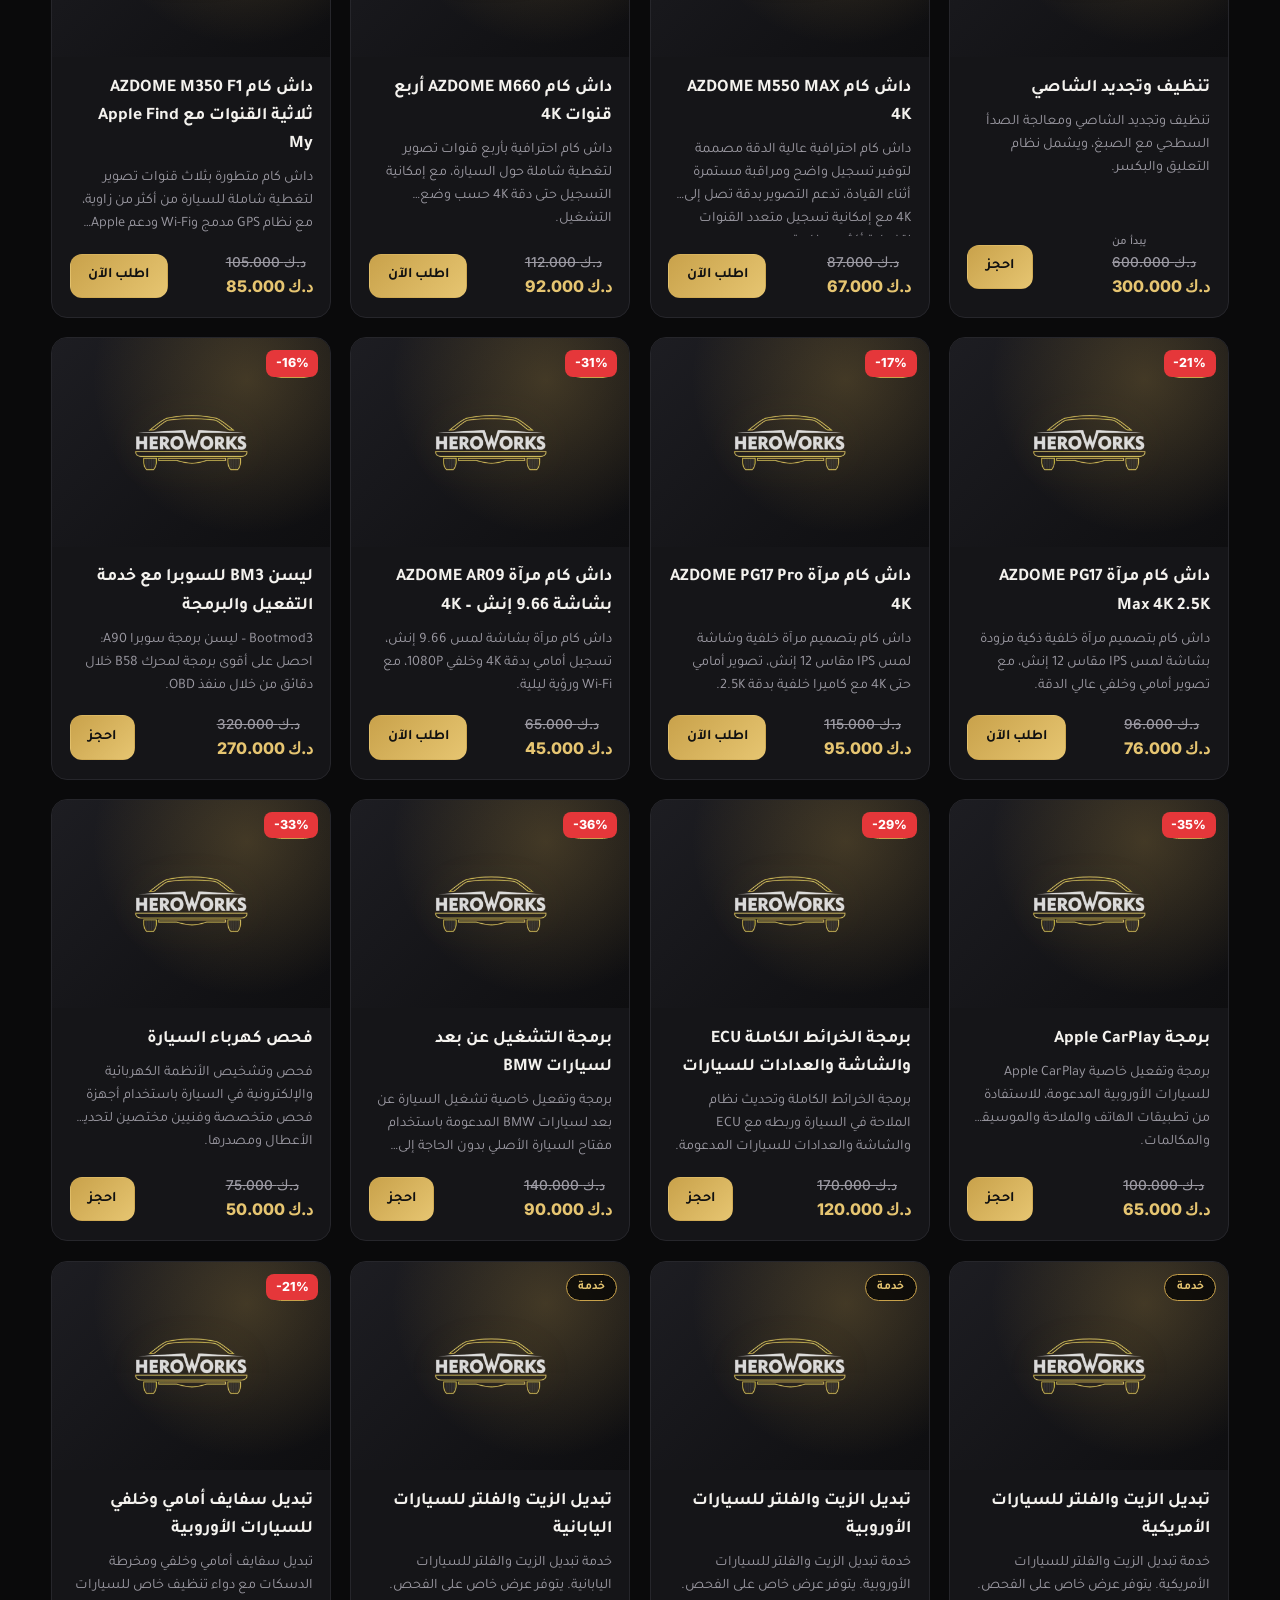
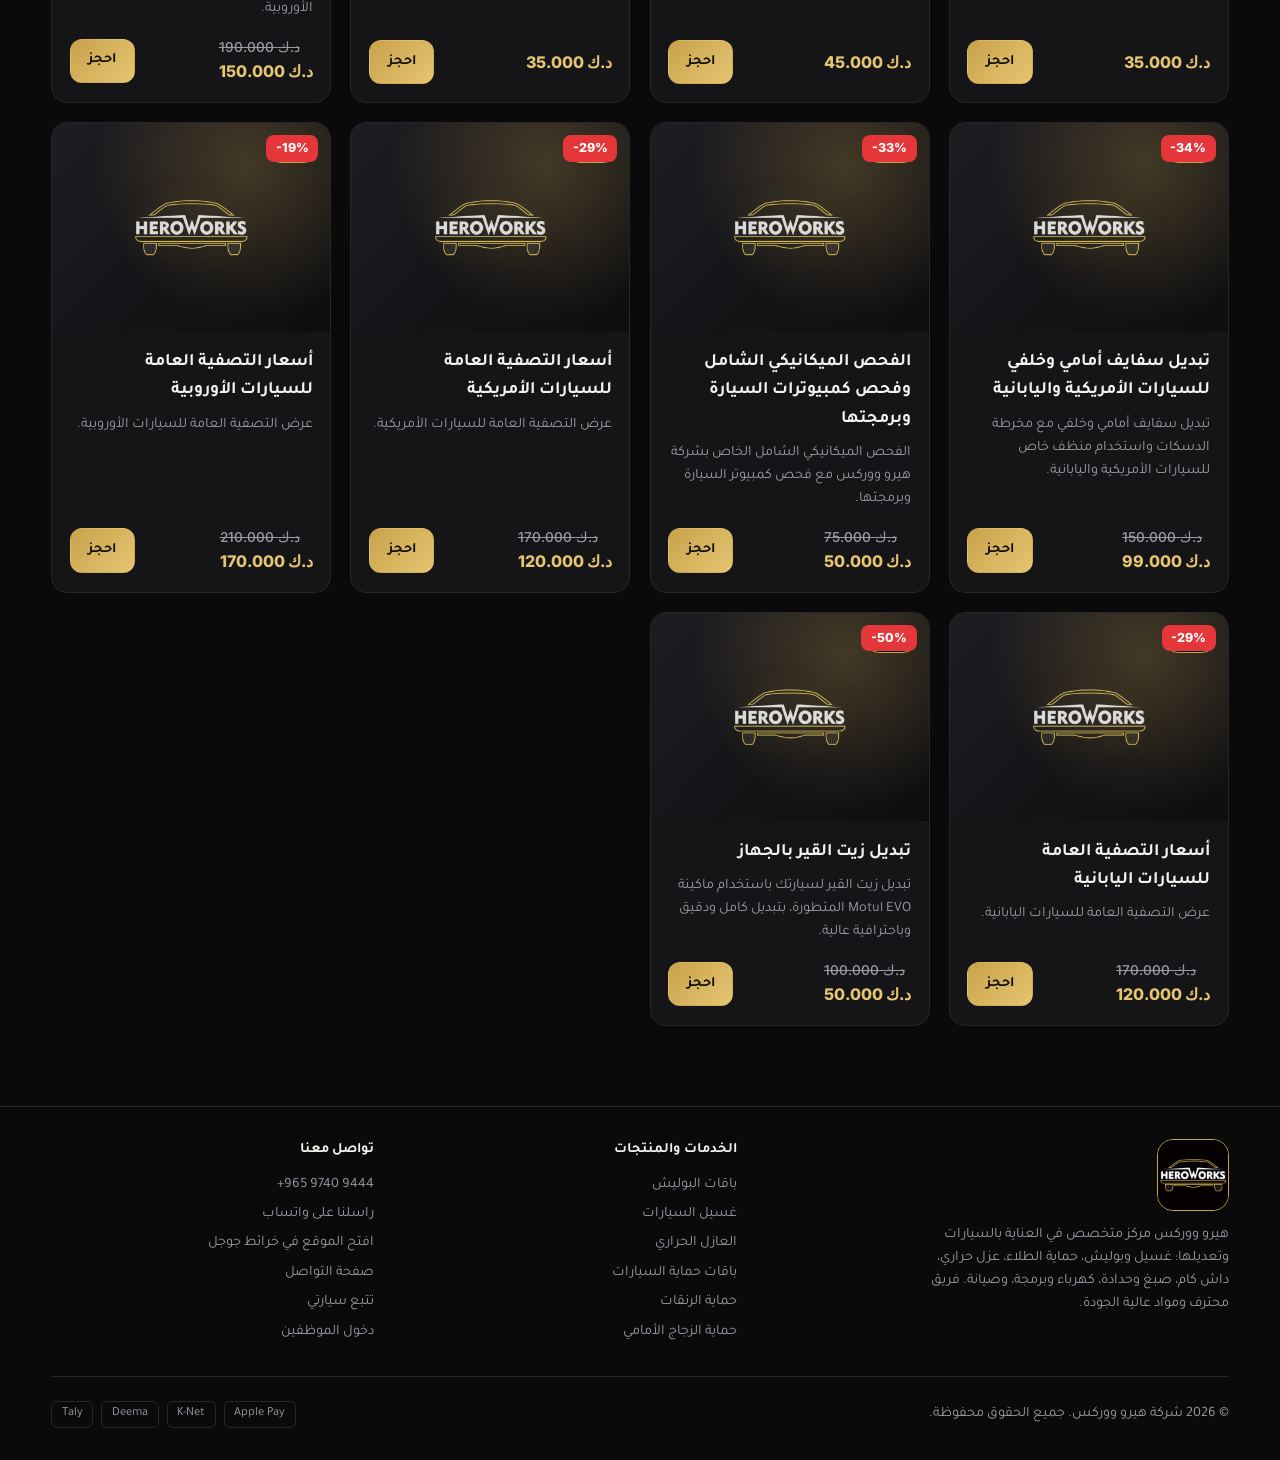
<file: shop.html>
<!DOCTYPE html>
<html lang="ar" dir="rtl">
<head>
  <meta charset="UTF-8">
  <meta name="viewport" content="width=device-width, initial-scale=1, viewport-fit=cover">
  <meta name="theme-color" content="#0a0a0b">
  <title>الخدمات والمنتجات | هيرو ووركس الكويت</title>
  <meta name="description" content="تصفح باقات البوليش وغسيل السيارات والعازل الحراري وحماية الطلاء والزجاج والداش كام والصيانة بأسعار واضحة حسب سيارتك.">
  <meta name="robots" content="index,follow,max-image-preview:large">
  <link rel="canonical" href="https://heroworkskw.com/shop.html">
  <meta property="og:type" content="website">
  <meta property="og:site_name" content="HeroWorks | هيرو ووركس">
  <meta property="og:title" content="الخدمات والمنتجات | هيرو ووركس الكويت">
  <meta property="og:description" content="تصفح باقات البوليش وغسيل السيارات والعازل الحراري وحماية الطلاء والزجاج والداش كام والصيانة بأسعار واضحة حسب سيارتك.">
  <meta property="og:url" content="https://heroworkskw.com/shop.html">
  <meta property="og:image" content="https://heroworkskw.com/assets/og-image.jpg">
  <meta property="og:locale" content="ar_KW">
  <meta property="og:locale:alternate" content="en_US">
  <meta name="twitter:card" content="summary_large_image">
  <meta name="twitter:title" content="الخدمات والمنتجات | هيرو ووركس الكويت">
  <meta name="twitter:description" content="تصفح باقات البوليش وغسيل السيارات والعازل الحراري وحماية الطلاء والزجاج والداش كام والصيانة بأسعار واضحة حسب سيارتك.">
  <meta name="twitter:image" content="https://heroworkskw.com/assets/og-image.jpg">
  <link rel="preconnect" href="https://fonts.googleapis.com">
  <link rel="preconnect" href="https://fonts.gstatic.com" crossorigin>
  <link href="https://fonts.googleapis.com/css2?family=Inter:wght@400;500;600;700;800&family=Tajawal:wght@400;500;700;800&display=swap" rel="stylesheet">
  <script>(function(){try{var t=JSON.parse(localStorage.getItem('hw_theme'))||'dark';t=t==='light'?'light':'dark';document.documentElement.dataset.theme=t;var m=document.querySelector('meta[name=theme-color]');if(m)m.content=t==='light'?'#faf8f3':'#0a0a0b'}catch(e){document.documentElement.dataset.theme='dark'}})();</script>
  <link rel="icon" type="image/png" href="assets/favicon.png">
  <link rel="apple-touch-icon" href="assets/logo-192.png">
  <link rel="stylesheet" href="styles.css?v=20261115a">
</head>
<body data-seo="shop" data-page="shop" data-title="shop">
  <div id="site-header"></div>
  <main>
    <section class="page-hero"><div class="container">
      <nav class="crumbs" aria-label="Breadcrumb"><a href="index.html" data-i18n="home">الرئيسية</a><span>/</span><span data-i18n="shop_title"></span></nav>
      <h1 data-i18n="shop_title"></h1><p data-i18n="page_shop_sub"></p>
    </div></section>
    <section class="section">
      <div class="container">
        <div class="toolbar">
          <div class="chips" id="typeChips"></div>
          <select id="sortSel" class="sort" aria-label="Sort"></select>
          <label class="search">
            <svg viewBox="0 0 24 24"><circle cx="11" cy="11" r="7"/><path d="m20 20-3.5-3.5"/></svg>
            <input type="search" id="searchInput" data-i18n-ph="search_ph">
          </label>
        </div>
        <div class="chips chips--cats" id="catChips"></div>
        <p class="count" id="count"></p>
        <div class="grid" id="productGrid"></div>
        <p class="empty" id="emptyMsg" hidden data-i18n="empty"></p>
      </div>
    </section>
  </main>
  <div id="site-footer"></div>
  <script src="js/data.js?v=20261115a"></script>
  <script src="js/config.js?v=20261115a"></script>
  <script src="js/vehicles.js?v=20261115a"></script>
  <script src="js/pricing.js?v=20261115a"></script>
  <script src="js/store.js?v=20261115a"></script>
  <script src="js/i18n-v2.js?v=20261115a"></script>
  <script src="js/common.js?v=20261115a"></script>
  <script src="js/carpicker.js?v=20261115a"></script>
  <script src="js/chatbot.js?v=20261115a"></script>
  <script src="js/shop.js?v=20261115a"></script>
</body>
</html>
</file>
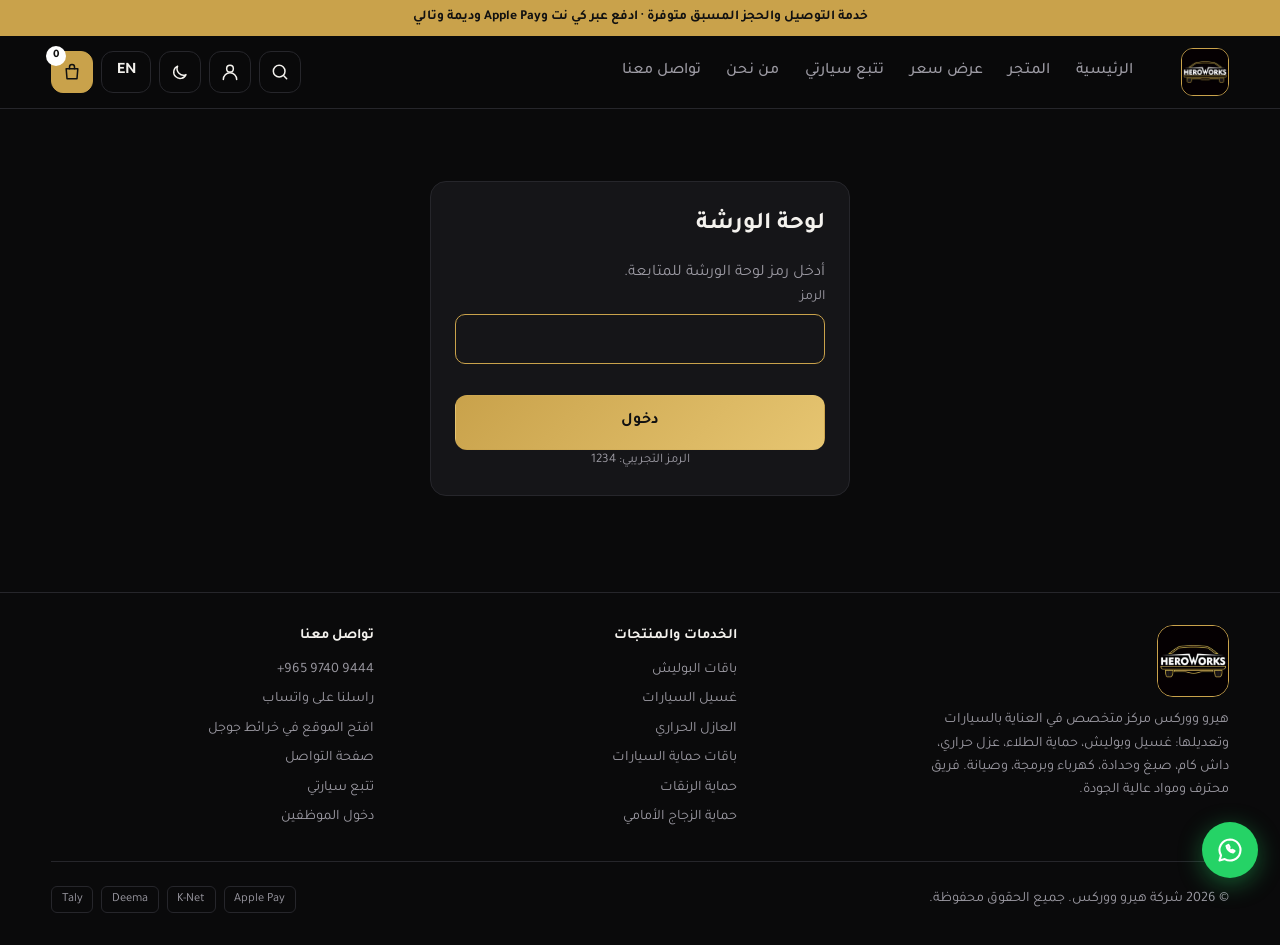
<file: staff.html>
<!DOCTYPE html>
<html lang="ar" dir="rtl">
<head>
  <meta charset="UTF-8">
  <meta name="viewport" content="width=device-width, initial-scale=1, viewport-fit=cover">
  <meta name="theme-color" content="#0a0a0b">
  <title>هيرو ووركس</title>
  <meta name="description" content="هيرو ووركس – مركز العناية بالسيارات في الكويت">
  <meta name="robots" content="noindex,nofollow">
  <link rel="preconnect" href="https://fonts.googleapis.com">
  <link rel="preconnect" href="https://fonts.gstatic.com" crossorigin>
  <link href="https://fonts.googleapis.com/css2?family=Inter:wght@400;500;600;700;800&family=Tajawal:wght@400;500;700;800&display=swap" rel="stylesheet">
  <script>(function(){try{var t=JSON.parse(localStorage.getItem('hw_theme'))||'dark';t=t==='light'?'light':'dark';document.documentElement.dataset.theme=t;var m=document.querySelector('meta[name=theme-color]');if(m)m.content=t==='light'?'#faf8f3':'#0a0a0b'}catch(e){document.documentElement.dataset.theme='dark'}})();</script>
  <link rel="icon" type="image/png" href="assets/favicon.png">
  <link rel="apple-touch-icon" href="assets/logo-192.png">
  <link rel="stylesheet" href="styles.css?v=20261115a">
</head>
<body data-page="staff" data-title="staff_title" data-nocar="1">
  <div id="site-header"></div>
  <main>
    <section class="section section--tight"><div class="container container--wide" id="staffRoot"></div></section>
  </main>
  <div id="site-footer"></div>
  <script src="js/data.js?v=20261115a"></script>
  <script src="js/config.js?v=20261115a"></script>
  <script src="js/vehicles.js?v=20261115a"></script>
  <script src="js/pricing.js?v=20261115a"></script>
  <script src="js/store.js?v=20261115a"></script>
  <script src="js/i18n-v2.js?v=20261115a"></script>
  <script src="js/common.js?v=20261115a"></script>
  <script src="js/carpicker.js?v=20261115a"></script>
  <script src="js/chatbot.js?v=20261115a"></script>
  <script src="js/camera.js?v=20261115a"></script>
  <script src="js/staff.js?v=20261115a"></script>
</body>
</html>
</file>
<file: styles.css>
/* HeroWorks – black & gold storefront */
:root{
  color-scheme:dark;
  --bg:#0a0a0b; --bg2:#111113; --card:#151518; --line:#26262b; --line-strong:#44444b;
  --text:#f4f2ee; --muted:#9c9aa3;
  --gold:#c9a24b; --gold2:#e6c571; --gold-text:#e6c571; --danger:#e5604f; --ok:#4fbf7f;
  --radius:16px; --shadow:0 10px 40px rgba(0,0,0,.5);
  --header-bg:rgba(10,10,11,.85); --glass:rgba(255,255,255,.03); --hero-line:rgba(255,255,255,.018);
  --ph-a:#1d1d22; --ph-b:#0e0e10; --ph-ink:rgba(201,162,75,.55);
  --tag-bg:rgba(0,0,0,.7); --cat-overlay:linear-gradient(to top,rgba(0,0,0,.75),rgba(0,0,0,.15));
  --page-top:#141416; --cta-a:#1a1508; --cta-b:#0e0e10; --map-a:#121214; --map-b:#0e0e10;
  --font:'Tajawal','Inter',system-ui,sans-serif;
}
/* Light theme: warm paper background, deeper gold for readable text */
:root[data-theme="light"]{
  color-scheme:light;
  --bg:#faf8f3; --bg2:#f1eee6; --card:#ffffff; --line:#e3ddcf; --line-strong:#c9c1ad;
  --text:#18181b; --muted:#66656c;
  --gold:#c9a24b; --gold2:#e0b95a; --gold-text:#8a6410; --danger:#c8402f; --ok:#1f9d5a;
  --shadow:0 10px 30px rgba(60,45,10,.14);
  --header-bg:rgba(250,248,243,.9); --glass:rgba(0,0,0,.03); --hero-line:rgba(0,0,0,.035);
  --tag-bg:rgba(255,255,255,.92); --cat-overlay:linear-gradient(to top,rgba(24,18,4,.82),rgba(24,18,4,.5));
  --page-top:#efe9d8; --cta-a:#f3e6bf; --cta-b:#faf3dd; --map-a:#f1eee6; --map-b:#e9e4d6;
}
html[lang="en"]{ --font:'Inter','Tajawal',system-ui,sans-serif; }
*{box-sizing:border-box;margin:0;padding:0}
html{scroll-behavior:smooth;scroll-padding-top:90px}
body{background:var(--bg);color:var(--text);font-family:var(--font);line-height:1.6;-webkit-font-smoothing:antialiased}
a{color:inherit;text-decoration:none}
button,input,select,textarea{font:inherit;color:inherit}
button{cursor:pointer;background:none;border:0}
svg{width:1.25em;height:1.25em;fill:none;stroke:currentColor;stroke-width:1.8;stroke-linecap:round;stroke-linejoin:round}
.container{width:min(1200px,92%);margin-inline:auto}
:focus-visible{outline:2px solid var(--gold);outline-offset:2px}

/* top bar + header */
.topbar{background:var(--gold);color:#111;text-align:center;font-size:.85rem;font-weight:700;padding:.45rem 1rem}
.header{position:sticky;top:0;z-index:50;background:var(--header-bg);backdrop-filter:blur(14px);border-bottom:1px solid var(--line)}
.header__inner{display:flex;align-items:center;gap:2rem;height:72px}
.brand{display:flex;align-items:center;gap:.6rem;color:var(--gold-text)}
.brand__mark{width:44px;height:22px}
.brand__text{font-family:'Inter',sans-serif;font-weight:800;letter-spacing:.06em;color:var(--text);direction:ltr}
.brand__text b{color:var(--gold-text)}
.nav{display:flex;gap:1.6rem;margin-inline-start:1rem;flex:1}
.nav a{color:var(--muted);font-weight:500;transition:.2s}
.nav a:hover,.nav a.active{color:var(--gold-text)}
.header__actions{display:flex;align-items:center;gap:.5rem}
.icon-btn{width:42px;height:42px;border:1px solid var(--line);border-radius:12px;display:grid;place-items:center;position:relative;transition:.2s}
.icon-btn:hover{border-color:var(--gold);color:var(--gold-text)}
.lang-btn{height:42px;padding:0 .9rem;border:1px solid var(--line);border-radius:12px;font-weight:700;transition:.2s}
.lang-btn:hover{border-color:var(--gold);color:var(--gold-text)}
.cart-btn{background:var(--gold);color:#111;border-color:var(--gold)}
.cart-btn:hover{color:#111;filter:brightness(1.1)}
.badge{position:absolute;top:-6px;inset-inline-end:-6px;min-width:20px;height:20px;border-radius:10px;background:#fff;color:#111;font-size:.72rem;font-weight:800;display:grid;place-items:center;padding:0 5px}
.menu-btn{display:none}

/* hero */
.hero{position:relative;overflow:hidden;padding:6rem 0 5rem}
.hero__bg{position:absolute;inset:0;background:
  radial-gradient(60% 60% at 75% 30%,rgba(201,162,75,.22),transparent 70%),
  radial-gradient(50% 50% at 10% 90%,rgba(201,162,75,.1),transparent 70%),
  repeating-linear-gradient(115deg,transparent 0 40px,var(--hero-line) 40px 41px)}
html[dir="rtl"] .hero__bg{transform:scaleX(-1)}
.hero__inner{position:relative;display:grid;grid-template-columns:minmax(0,1.15fr) minmax(0,.85fr);gap:3rem;align-items:center}
.hero__text{max-width:680px}
.eyebrow{color:var(--gold-text);font-weight:700;letter-spacing:.04em;margin-bottom:1rem}
.hero h1{font-size:clamp(2.4rem,6vw,4.6rem);line-height:1.1;font-weight:800;margin-bottom:1.2rem}
.hero h1 em{font-style:normal;color:var(--gold-text);background:linear-gradient(90deg,var(--gold),var(--gold2));-webkit-background-clip:text;background-clip:text;-webkit-text-fill-color:transparent}
.hero__lead{color:var(--muted);font-size:1.15rem;max-width:560px;margin-bottom:2rem}
.hero__cta{display:flex;gap:.8rem;flex-wrap:wrap;margin-bottom:3rem}
.hero__stats{display:flex;gap:2.5rem;list-style:none;flex-wrap:wrap}
.hero__stats strong{display:block;font-size:1.8rem;color:var(--gold-text);font-family:'Inter',sans-serif}
.hero__stats span{color:var(--muted);font-size:.9rem}

.btn{display:inline-flex;align-items:center;justify-content:center;gap:.5rem;padding:.85rem 1.6rem;border-radius:12px;font-weight:700;border:1px solid transparent;transition:.2s}
.btn--gold{background:linear-gradient(135deg,var(--gold),var(--gold2));color:#111}
.btn--gold:hover{transform:translateY(-2px);box-shadow:0 8px 24px rgba(201,162,75,.35)}
.btn--ghost{border-color:var(--line-strong);background:var(--glass)}
.btn--ghost:hover{border-color:var(--gold);color:var(--gold-text)}
.btn--block{width:100%}
.btn[disabled]{opacity:.4;pointer-events:none}

/* strip */
.strip{border-block:1px solid var(--line);background:var(--bg2)}
.strip__inner{display:grid;grid-template-columns:repeat(4,1fr);gap:1rem;padding:1.2rem 0}
.strip__inner div{display:flex;align-items:center;gap:.7rem;color:var(--muted);font-size:.95rem}
.strip svg{color:var(--gold-text);width:1.6em;height:1.6em;flex:none}

/* sections */
.section{padding:5rem 0}
.section--alt{background:var(--bg2);border-block:1px solid var(--line)}
.section__head{margin-bottom:2.2rem}
.section__head h2{font-size:clamp(1.7rem,3.5vw,2.4rem);font-weight:800}
.section__head p{color:var(--muted);margin-top:.4rem}

/* placeholder image */
.ph{position:relative;background:
  linear-gradient(135deg,var(--ph-a),var(--ph-b));display:grid;place-items:center;overflow:hidden}
.ph::before{content:"";position:absolute;inset:0;background:radial-gradient(circle at 70% 20%,rgba(201,162,75,.25),transparent 60%)}
.ph img{position:absolute;inset:0;width:100%;height:100%;object-fit:cover}

/* categories */
.cat-grid{display:grid;grid-template-columns:repeat(5,1fr);gap:1rem}
.cat{position:relative;aspect-ratio:1/1;border-radius:var(--radius);overflow:hidden;border:1px solid var(--line);text-align:center;transition:.25s}
.cat:hover{transform:translateY(-4px);border-color:var(--gold)}
.cat .ph{position:absolute;inset:0}
.cat::after{content:"";position:absolute;inset:0;background:var(--cat-overlay)}
.cat__label{position:absolute;inset:0;z-index:2;display:flex;flex-direction:column;align-items:center;justify-content:center;gap:.6rem;font-weight:800;font-size:1.1rem;padding:1rem}
.cat__count{width:34px;height:34px;border-radius:50%;background:#fff;color:#111;display:grid;place-items:center;font-size:.9rem;font-weight:800}

/* toolbar */
.toolbar{display:flex;gap:1rem;justify-content:space-between;align-items:center;flex-wrap:wrap;margin-bottom:1rem}
.chips{display:flex;gap:.5rem;flex-wrap:wrap}
.chip{padding:.5rem 1.1rem;border:1px solid var(--line);border-radius:999px;font-weight:600;color:var(--muted);transition:.2s;background:var(--card)}
.chip:hover{color:var(--text);border-color:var(--line-strong)}
.chip.active{background:var(--gold);border-color:var(--gold);color:#111}
.chips--cats{margin-bottom:2rem}
.search{display:flex;align-items:center;gap:.5rem;background:var(--card);border:1px solid var(--line);border-radius:12px;padding:0 .9rem;height:44px;min-width:260px}
.search input{background:none;border:0;outline:0;flex:1}
.search:focus-within{border-color:var(--gold)}

/* product grid */
.grid{display:grid;grid-template-columns:repeat(auto-fill,minmax(260px,1fr));gap:1.2rem}
.card{background:var(--card);border:1px solid var(--line);border-radius:var(--radius);overflow:hidden;display:flex;flex-direction:column;transition:.25s}
.card:hover{border-color:var(--gold);transform:translateY(-4px);box-shadow:var(--shadow)}
.card__media{position:relative}
.card .ph{aspect-ratio:4/3}
.card__tag{position:absolute;top:12px;inset-inline-start:12px;z-index:2;background:var(--tag-bg);border:1px solid var(--gold);color:var(--gold-text);font-size:.75rem;font-weight:700;padding:.2rem .7rem;border-radius:999px}
.card__body{padding:1.1rem;display:flex;flex-direction:column;gap:.5rem;flex:1}
.card__body h3{font-size:1.1rem}
.card__body p{color:var(--muted);font-size:.9rem;flex:1}
.card__foot{display:flex;justify-content:space-between;align-items:center;margin-top:.5rem;gap:.5rem}
.price{font-family:'Inter',sans-serif;font-weight:800;color:var(--gold-text);direction:ltr}
.price small{display:block;font-family:var(--font);font-weight:500;color:var(--muted);font-size:.72rem}
.card .btn{padding:.6rem 1.1rem;font-size:.9rem}
.empty{text-align:center;color:var(--muted);padding:3rem}

/* steps */
.steps{list-style:none;display:grid;grid-template-columns:repeat(4,1fr);gap:1.2rem}
.steps li{background:var(--card);border:1px solid var(--line);border-radius:var(--radius);padding:1.5rem}
.steps__n{width:42px;height:42px;border-radius:50%;background:var(--gold);color:#111;display:grid;place-items:center;font-weight:800;margin-bottom:1rem;font-family:'Inter',sans-serif}
.steps h3{margin-bottom:.3rem}
.steps p{color:var(--muted);font-size:.92rem}

/* contact */
.contact{display:grid;grid-template-columns:1fr 1fr;gap:3rem;align-items:center}
.contact h2{font-size:2rem;margin-bottom:.5rem}
.contact p{color:var(--muted);margin-bottom:1.5rem}
.contact__list{list-style:none;display:grid;gap:1rem}
.contact__list li{display:flex;flex-direction:column;border-inline-start:3px solid var(--gold);padding-inline-start:1rem}
.contact__list b{color:var(--gold-text)}
.map-ph{aspect-ratio:16/10;border-radius:var(--radius);border:1px dashed var(--line-strong);display:grid;place-items:center;color:var(--muted);background:repeating-linear-gradient(45deg,var(--map-a) 0 14px,var(--map-b) 14px 28px)}

.footer{padding:2rem 0;border-top:1px solid var(--line);color:var(--muted);font-size:.9rem}
.footer__inner{display:flex;justify-content:space-between;align-items:center;gap:1rem;flex-wrap:wrap}
.pay{display:flex;gap:.5rem}
.pay i{font-style:normal;border:1px solid var(--line);border-radius:6px;padding:.15rem .6rem;font-size:.78rem}

.whatsapp{position:fixed;bottom:22px;inset-inline-start:22px;z-index:40;width:56px;height:56px;border-radius:50%;background:#25d366;color:#fff;display:grid;place-items:center;box-shadow:0 6px 24px rgba(37,211,102,.4);transition:.2s}
.whatsapp:hover{transform:scale(1.08)}
.whatsapp svg{width:28px;height:28px}

/* modal */
.group legend{font-weight:800;margin-bottom:.6rem;display:flex;gap:.5rem;align-items:center}
.group legend small{color:var(--muted);font-weight:500}
.group{border:0}
.opts{display:grid;gap:.5rem}
.opt{display:flex;align-items:center;gap:.8rem;padding:.75rem 1rem;border:1px solid var(--line);border-radius:12px;background:var(--card);cursor:pointer;transition:.2s}
.opt:hover{border-color:var(--line-strong)}
.opt input{accent-color:var(--gold);width:18px;height:18px}
.opt span{flex:1}
.opt em{font-style:normal;font-family:'Inter',sans-serif;font-weight:700;color:var(--gold-text);direction:ltr;font-size:.9rem}
.opt:has(input:checked){border-color:var(--gold);background:rgba(201,162,75,.08)}
.slots{display:grid;grid-template-columns:repeat(auto-fill,minmax(88px,1fr));gap:.5rem}
.slot{padding:.55rem;border:1px solid var(--line);border-radius:10px;text-align:center;font-family:'Inter',sans-serif;font-size:.88rem;background:var(--card);direction:ltr}
.slot:hover:not(:disabled){border-color:var(--gold)}
.slot.active{background:var(--gold);color:#111;border-color:var(--gold);font-weight:700}
.slot:disabled{opacity:.3;text-decoration:line-through;cursor:not-allowed}
.field{display:grid;gap:.35rem;margin-bottom:.8rem}
.field label{font-size:.88rem;color:var(--muted)}
.field input,.field select,.field textarea{background:var(--card);border:1px solid var(--line);border-radius:10px;padding:.7rem .9rem;width:100%;outline:0}
.field input:focus,.field select:focus,.field textarea:focus{border-color:var(--gold)}
.qty{display:flex;align-items:center;border:1px solid var(--line);border-radius:10px;overflow:hidden}
.qty button{width:36px;height:40px;font-size:1.2rem}
.qty button:hover{background:var(--card);color:var(--gold-text)}
.qty span{min-width:30px;text-align:center;font-weight:700}
.total{flex:1}
.total small{display:block;color:var(--muted);font-size:.75rem}
.total strong{font-size:1.4rem;color:var(--gold-text);font-family:'Inter',sans-serif;direction:ltr;display:inline-block}
.err{color:var(--danger);font-size:.85rem;min-height:1.2em}

/* drawer */
.line{display:grid;grid-template-columns:64px 1fr auto;gap:.8rem;padding:.8rem;border:1px solid var(--line);border-radius:12px;background:var(--card)}
.line .ph{width:64px;height:64px;border-radius:10px}
.line h4{font-size:.95rem}
.line small{display:block;color:var(--muted);font-size:.78rem;line-height:1.4}
.line__side{text-align:end;display:flex;flex-direction:column;justify-content:space-between;align-items:flex-end}
.line__rm{color:var(--muted);font-size:.8rem}
.line__rm:hover{color:var(--danger)}
.sum{border-top:1px solid var(--line);padding-top:1rem;display:grid;gap:.5rem;margin-top:auto}
.sum div{display:flex;justify-content:space-between;color:var(--muted)}
.sum .grand{color:var(--text);font-weight:800;font-size:1.2rem}
.sum .grand span:last-child{color:var(--gold-text);direction:ltr}
.pay-opts{display:grid;grid-template-columns:repeat(3,1fr);gap:.5rem;margin-bottom:.8rem}
.pay-opts label{border:1px solid var(--line);border-radius:10px;padding:.6rem .3rem;text-align:center;font-size:.82rem;cursor:pointer;background:var(--card)}
.pay-opts input{display:none}
.pay-opts label:has(input:checked){border-color:var(--gold);color:var(--gold-text);background:rgba(201,162,75,.08)}
.done{text-align:center;padding:2rem 1rem;display:grid;gap:1rem;justify-items:center}
.done__icon{width:72px;height:72px;border-radius:50%;background:rgba(79,191,127,.15);color:var(--ok);display:grid;place-items:center}
.done__icon svg{width:36px;height:36px}
.done code{background:var(--card);border:1px dashed var(--gold);padding:.4rem 1rem;border-radius:8px;color:var(--gold-text);font-family:'Inter',monospace;letter-spacing:.08em}
.muted{color:var(--muted)}

.toast{position:fixed;bottom:24px;left:50%;transform:translate(-50%,20px);background:var(--gold);color:#111;font-weight:700;padding:.7rem 1.4rem;border-radius:12px;opacity:0;pointer-events:none;transition:.3s;z-index:120}
.toast.show{opacity:1;transform:translate(-50%,0)}

/* responsive */
@media (max-width:960px){
  .cat-grid{grid-template-columns:repeat(3,1fr)}
  .strip__inner{grid-template-columns:repeat(2,1fr)}
  .steps{grid-template-columns:repeat(2,1fr)}
  .contact{grid-template-columns:1fr}
}
@media (max-width:760px){
  .menu-btn{display:grid}
  .nav{position:absolute;top:72px;inset-inline:0;background:var(--bg);border-bottom:1px solid var(--line);flex-direction:column;padding:1rem 4%;gap:1rem;display:none}
  .nav.open{display:flex}
  .header__inner{gap:.8rem}
  .brand{flex:1}
  .hero{padding:4rem 0 3rem}
  .search{min-width:100%}
  .steps{grid-template-columns:1fr}
}
@media (prefers-reduced-motion:reduce){*{transition:none !important;scroll-behavior:auto !important}}

/* ---------- multi-page additions ---------- */
.container--narrow{width:min(760px,92%)}
.section--tight{padding:2.5rem 0 4rem}
.section__head--row{display:flex;justify-content:space-between;align-items:flex-end;gap:1rem;flex-wrap:wrap}
.page-hero{padding:2.8rem 0 2.2rem;background:linear-gradient(180deg,var(--page-top),var(--bg));border-bottom:1px solid var(--line)}
.page-hero--slim{padding:1.2rem 0;background:var(--bg)}
.page-hero h1{font-size:clamp(1.9rem,4vw,2.8rem);font-weight:800}
.page-hero p{color:var(--muted);margin-top:.3rem}
.crumbs{display:flex;gap:.5rem;flex-wrap:wrap;color:var(--muted);font-size:.88rem;margin-bottom:.8rem}
.crumbs a:hover{color:var(--gold-text)}
.page-hero--slim .crumbs{margin:0}
.count{color:var(--muted);font-size:.9rem;margin-bottom:1rem}
.card__body h3 a:hover{color:var(--gold-text)}
.card__tag--inline{position:static;display:inline-block;align-self:flex-start;margin-bottom:.6rem}

.cta{background:linear-gradient(135deg,var(--cta-a),var(--cta-b));border-block:1px solid var(--line)}
.cta__inner{display:flex;justify-content:space-between;align-items:center;gap:1.5rem;flex-wrap:wrap;padding:3.2rem 0}
.cta h2{font-size:clamp(1.5rem,3vw,2.1rem)}
.cta p{color:var(--muted)}

/* product page */
.pp{display:grid;grid-template-columns:1fr 1.1fr;gap:2.5rem;align-items:start}
.pp__media{position:sticky;top:96px;border-radius:var(--radius);overflow:hidden;border:1px solid var(--line)}
.pp__media .ph{aspect-ratio:1/1}
.pp__form{display:flex;flex-direction:column;gap:1.4rem}
.pp__form h1{font-size:clamp(1.7rem,3.5vw,2.4rem);line-height:1.2}
.field{display:grid;gap:.35rem;margin-bottom:.9rem}
.buybar{position:sticky;bottom:0;display:flex;gap:1rem;align-items:center;padding:1rem 0;background:linear-gradient(0deg,var(--bg) 70%,transparent);border-top:1px solid var(--line)}
.qty--sm{display:inline-flex;margin-top:.5rem}
.qty--sm button{height:30px;width:30px}

/* cart / checkout / confirmation */
.two-col{display:grid;grid-template-columns:1.6fr .9fr;gap:1.6rem;align-items:start}
.panel{background:var(--card);border:1px solid var(--line);border-radius:var(--radius);padding:1.5rem}
.panel h2,.panel h3{margin-bottom:1rem}
.summary{position:sticky;top:96px;display:grid;gap:1rem}
.summary h3{margin:0}
.lines{display:grid;gap:.8rem}
.line{display:grid;grid-template-columns:84px 1fr auto;gap:1rem;padding:1rem;border:1px solid var(--line);border-radius:12px;background:var(--card)}
.line .ph{width:84px;height:84px;border-radius:10px}
.line h4{font-size:1rem}
.line h4 a:hover{color:var(--gold-text)}
.line small{display:block;color:var(--muted);font-size:.8rem;line-height:1.5}
.line__side{text-align:end;display:flex;flex-direction:column;justify-content:space-between;align-items:flex-end;gap:.4rem}
.line__rm{color:var(--muted);font-size:.82rem;text-decoration:underline;text-underline-offset:3px}
.line__rm:hover{color:var(--gold-text)}
.lines--compact .line{grid-template-columns:56px 1fr auto;padding:.7rem;border:0;border-bottom:1px solid var(--line);border-radius:0;background:none}
.lines--compact .ph{width:56px;height:56px}
.sum{display:grid;gap:.5rem}
.sum .grand{color:var(--text);font-weight:800;font-size:1.25rem;padding-top:.6rem;border-top:1px solid var(--line)}
.pay-opts{display:grid;grid-template-columns:repeat(3,1fr);gap:.5rem}
.pay-opts label{border:1px solid var(--line);border-radius:10px;padding:.7rem .3rem;text-align:center;font-size:.85rem;cursor:pointer;background:var(--bg2);color:var(--text)}
.done{text-align:center;padding:2.5rem 1rem;display:grid;gap:1rem;justify-items:center}
.facts{display:grid;gap:.7rem;margin-top:1.2rem;padding-top:1.2rem;border-top:1px solid var(--line)}
.facts div{display:flex;justify-content:space-between;gap:1rem}
.facts dt{color:var(--muted)}
.actions{display:flex;gap:.8rem;justify-content:center;margin-top:1.5rem;flex-wrap:wrap}
.contact .map-ph{margin-top:2rem}

.footer__grid{display:grid;grid-template-columns:1.4fr 1fr 1fr;gap:2.5rem;padding-bottom:2rem;margin-bottom:1.5rem;border-bottom:1px solid var(--line)}
.footer__grid h4{color:var(--text);margin-bottom:.7rem}
.footer__grid ul{list-style:none;display:grid;gap:.4rem}
.footer__grid a:hover{color:var(--gold-text)}


@media (max-width:960px){
  .pp,.two-col{grid-template-columns:1fr}
  .pp__media,.summary{position:static}
  .pp__media .ph{aspect-ratio:16/10}
  .footer__grid{grid-template-columns:1fr}
}
@media print{.topbar,.header,.footer,.whatsapp,.actions{display:none !important}body{background:#fff;color:#000}}

/* ---------- catalog details ---------- */
.card__off{position:absolute;top:12px;inset-inline-end:12px;z-index:2;background:#e5373a;color:#fff;font-family:'Inter',sans-serif;font-size:.78rem;font-weight:800;padding:.2rem .6rem;border-radius:8px}
.was{display:block;color:var(--muted);text-decoration:line-through;font-family:'Inter',sans-serif;font-weight:500;font-size:.8rem}
.badges{display:flex;flex-wrap:wrap;gap:.4rem}
.badges span{font-size:.72rem;font-weight:700;color:var(--gold-text);border:1px solid rgba(201,162,75,.45);background:rgba(201,162,75,.08);padding:.15rem .6rem;border-radius:999px}
.sort{height:44px;background:var(--card);border:1px solid var(--line);border-radius:12px;padding:0 .9rem;outline:0;color:var(--text)}
.sort:focus{border-color:var(--gold)}
.toolbar .chips{flex:1}
.pricebox{display:flex;align-items:center;gap:.8rem;flex-wrap:wrap}
.pricebox .price{font-size:1.8rem;display:flex;flex-direction:column}
.pricebox .was{font-size:.95rem}
.pill{background:#e5373a;color:#fff;font-weight:800;font-size:.8rem;padding:.2rem .7rem;border-radius:8px;font-family:'Inter',sans-serif}
.save{color:var(--ok);font-weight:700;font-size:.9rem}
.lead{color:var(--muted);font-size:1.05rem}
.detail{border:1px solid var(--line);background:var(--card);border-radius:14px;padding:1.1rem 1.2rem}
.detail h3{font-size:1rem;margin-bottom:.7rem;color:var(--gold-text)}
.checks,.notes{list-style:none;display:grid;gap:.5rem}
.checks li{display:flex;gap:.6rem;align-items:flex-start}
.checks li::before{content:"";flex:none;width:18px;height:18px;margin-top:.2rem;border-radius:50%;background:rgba(201,162,75,.15) url("data:image/svg+xml,%3Csvg xmlns='http://www.w3.org/2000/svg' viewBox='0 0 24 24' fill='none' stroke='%23c9a24b' stroke-width='3' stroke-linecap='round' stroke-linejoin='round'%3E%3Cpath d='m6 12 4 4 8-8'/%3E%3C/svg%3E") center/70% no-repeat}
.notes li{color:var(--muted);font-size:.92rem;padding-inline-start:1rem;position:relative}
.notes li::before{content:"•";position:absolute;inset-inline-start:0;color:var(--gold-text)}
.specs{display:grid;gap:.1rem}
.specs div{display:flex;justify-content:space-between;gap:1rem;padding:.55rem 0;border-bottom:1px solid var(--line)}
.specs div:last-child{border-bottom:0}
.specs dt{color:var(--muted)}
.specs dd{font-weight:700;text-align:end;font-family:'Inter',sans-serif;direction:ltr}
.card__body p{display:-webkit-box;-webkit-line-clamp:3;-webkit-box-orient:vertical;overflow:hidden}
.card .price{display:flex;flex-direction:column}
.card__off,.pill{direction:ltr;unicode-bidi:isolate}

/* ---------- logo, theme toggle, contact extras ---------- */
.brand__logo{width:48px;height:48px;border-radius:12px;border:1px solid var(--gold);object-fit:cover;display:block}
.footer .brand__logo{width:72px;height:72px;border-radius:16px;margin-bottom:.8rem}
.theme-btn .i-sun{display:none}
:root[data-theme="light"] .theme-btn .i-sun{display:block}
:root[data-theme="light"] .theme-btn .i-moon{display:none}
.theme-btn svg{width:1.2em;height:1.2em}
.contact__actions{display:flex;gap:.7rem;flex-wrap:wrap;margin-top:1.6rem}
.contact__list a{color:var(--gold-text);font-weight:700}
.contact__list a:hover{text-decoration:underline}
.map-card{margin-top:2rem;aspect-ratio:16/9;border-radius:var(--radius);border:1px solid var(--line);display:grid;place-items:center;text-align:center;gap:1rem;align-content:center;padding:1.5rem;background:repeating-linear-gradient(45deg,var(--map-a) 0 14px,var(--map-b) 14px 28px)}
.map-card svg{width:2.4rem;height:2.4rem;color:var(--gold-text)}
.footer__grid li a{display:inline-block}
.fab{position:fixed;bottom:22px;inset-inline-start:22px;z-index:40;display:flex;flex-direction:column;gap:.7rem}
.fab .whatsapp{position:static}
.call-fab{width:56px;height:56px;border-radius:50%;background:var(--gold);color:#111;display:grid;place-items:center;box-shadow:0 6px 24px rgba(201,162,75,.4);transition:.2s}
.call-fab:hover{transform:scale(1.08)}
.call-fab svg{width:26px;height:26px}
@media (min-width:761px){.call-fab{display:none}}
@media (max-width:760px){.brand__logo{width:42px;height:42px}}
.cat__label{color:#fff;text-shadow:0 1px 8px rgba(0,0,0,.5)}

/* hero logo: no frame; seamless on dark, sits on a dark panel in the light theme */
.hero__logo{display:grid;place-items:center}
.hero__logo img{width:min(100%,500px);height:auto;filter:drop-shadow(0 0 48px rgba(201,162,75,.18))}
:root[data-theme="light"] .hero__logo img{background:#0a0a0b;border-radius:36px;padding:1.2rem;filter:none;box-shadow:var(--shadow)}
@media (max-width:900px){
  .hero__inner{grid-template-columns:1fr;gap:2rem}
  .hero__logo{order:-1}
  .hero__logo img{width:min(60%,260px)}
}

.ph__logo{object-fit:contain !important;padding:16%;opacity:.85;filter:drop-shadow(0 0 24px rgba(201,162,75,.18))}
.cat .ph__logo{padding:20%;opacity:.2}
.line .ph__logo{padding:8%}


/* ================= Mobile & touch optimisation ================= */
html{-webkit-text-size-adjust:100%}
a,button,label,input,select{-webkit-tap-highlight-color:transparent}
button,.btn,.chip,.slot,.opt{touch-action:manipulation}
/* whole card is tappable (stretched link on the title) */
.card{position:relative}
.card__body h3 a::after{content:"";position:absolute;inset:0;z-index:1}
.card__foot .btn{position:relative;z-index:2}
.card__media{display:block}
.chips--cats,.chips{scrollbar-width:none}
.chips--cats::-webkit-scrollbar,.chips::-webkit-scrollbar{display:none}

@media (max-width:960px){
  .cat-grid{grid-template-columns:repeat(3,1fr)}
}
@media (max-width:760px){
  .topbar{font-size:.76rem;padding:.4rem .8rem;line-height:1.35}
  .header__inner{height:60px}
  .nav{top:60px;max-height:calc(100vh - 100px);overflow-y:auto}
  .nav a{padding:.75rem 0;font-size:1.05rem;border-bottom:1px solid var(--line)}
  .nav a:last-child{border-bottom:0}
  .header__actions{gap:.35rem}
  .icon-btn,.lang-btn{width:44px;height:44px;padding:0;min-width:44px}
  .lang-btn{width:auto;padding:0 .7rem}
  .brand__logo{width:44px;height:44px}
  .section{padding:3rem 0}
  .section--tight{padding:1.5rem 0 3rem}
  .section__head{margin-bottom:1.4rem}
  .page-hero{padding:1.6rem 0 1.4rem}
}
@media (max-width:600px){
  html{scroll-padding-top:76px}
  body{font-size:15.5px}
  /* form controls: 16px stops iOS zooming on focus */
  input,select,textarea{font-size:16px !important}
  .btn{min-height:46px}
  .hero{padding:2rem 0 2.2rem}
  .hero h1{font-size:2.3rem}
  .hero__lead{font-size:1rem;margin-bottom:1.4rem}
  .hero__cta{margin-bottom:1.8rem}
  .hero__cta .btn{flex:1 1 140px}
  .hero__stats{gap:1.4rem}
  .hero__stats strong{font-size:1.5rem}
  .hero__logo img{width:min(58%,220px)}
  .strip__inner{grid-template-columns:1fr 1fr;gap:.8rem .6rem;padding:1rem 0}
  .strip__inner div{font-size:.8rem;gap:.5rem}
  .cat-grid{grid-template-columns:repeat(2,1fr);gap:.7rem}
  .cat{aspect-ratio:4/3}
  .cat__label{font-size:.95rem;gap:.4rem;padding:.6rem}
  .cat__count{width:28px;height:28px;font-size:.8rem}
  .section__head--row{align-items:flex-start}

  /* product cards -> compact rows */
  .grid{grid-template-columns:1fr;gap:.75rem}
  .card{flex-direction:row;align-items:stretch;border-radius:14px}
  .card:hover{transform:none}
  .card__media{position:relative;width:104px;flex:none}
  .card__media .ph{position:absolute;inset:0;aspect-ratio:auto;border-radius:0}
  .card__tag{display:none}
  .card__off{top:6px;inset-inline-end:auto;inset-inline-start:6px;font-size:.68rem;padding:.12rem .45rem;border-radius:6px}
  .card__body{padding:.75rem .8rem;gap:.3rem;min-width:0}
  .card__body h3{font-size:.98rem;line-height:1.35}
  .card__body p{-webkit-line-clamp:2;font-size:.8rem;line-height:1.45}
  .card .badges{display:none}
  .card__foot{margin-top:auto;padding-top:.2rem}
  .card .price{font-size:.95rem}
  .card .btn{padding:.5rem .95rem;min-height:40px;font-size:.88rem}

  /* shop toolbar */
  .toolbar{flex-direction:column;align-items:stretch;gap:.7rem}
  .toolbar .chips,.chips--cats{flex-wrap:nowrap;overflow-x:auto;margin-inline:-4vw;padding-inline:4vw;scroll-snap-type:x proximity;padding-bottom:.2rem}
  .chip{white-space:nowrap;flex:none;padding:.65rem 1.1rem;min-height:44px;scroll-snap-align:start}
  .chips--cats{margin-bottom:1rem}
  .search,.sort{min-width:0;width:100%;height:48px}

  /* product page */
  .pp{gap:1.4rem}
  .pp__media .ph{aspect-ratio:16/10}
  .pp__form{gap:1.1rem}
  .pp__form h1{font-size:1.6rem}
  .pricebox .price{font-size:1.6rem}
  .opt{padding:.85rem 1rem;min-height:52px}
  .slots{grid-template-columns:repeat(3,1fr)}
  .slot{min-height:46px;font-size:.95rem}
  .buybar{flex-wrap:wrap;gap:.7rem;padding:.8rem 0 calc(.8rem + env(safe-area-inset-bottom));margin-inline:-4vw;padding-inline:4vw;background:var(--bg);border-top:1px solid var(--line)}
  .buybar .btn{flex:1 1 100%}
  .qty button{width:46px;height:46px}
  .is-product .fab,body[data-page="cart"] .fab{display:none}
  .crumbs{font-size:.8rem}
  .crumbs a,.crumbs span{padding:.15rem 0}

  /* cart & checkout */
  .line{grid-template-columns:64px 1fr;gap:.7rem;padding:.8rem}
  .line .ph{width:64px;height:64px}
  .line__side{grid-column:1/-1;flex-direction:row;align-items:center;justify-content:space-between;border-top:1px solid var(--line);padding-top:.6rem}
  .line__rm{padding:.7rem .4rem;font-size:.9rem}
  .qty--sm button{width:44px;height:44px}
  .panel{padding:1.1rem}
  .pay-opts{gap:.4rem}
  .pay-opts label{padding:.9rem .2rem;font-size:.82rem}
  .lines--compact .line{grid-template-columns:48px 1fr auto}
  .lines--compact .line .ph{width:48px;height:48px}
  .lines--compact .line__side{grid-column:auto;border:0;padding:0;flex-direction:column;align-items:flex-end}

  /* contact + footer */
  .contact{gap:2rem}
  .contact__actions .btn{flex:1 1 140px}
  .footer__grid{gap:1.6rem}
  .footer__grid li a{padding:.45rem 0;display:inline-block}
  .footer__inner{flex-direction:column;align-items:flex-start}
  .fab{bottom:calc(16px + env(safe-area-inset-bottom));inset-inline-start:14px}
  .whatsapp,.call-fab{width:52px;height:52px}
  .toast{bottom:calc(86px + env(safe-area-inset-bottom));max-width:90vw;text-align:center}
  .cta__inner{padding:2.2rem 0}
  .cta__inner .btn{width:100%}
}
@media (max-width:360px){
  .hero h1{font-size:2rem}
  .card__media{width:92px}
  .header__actions{gap:.25rem}
  .icon-btn,.lang-btn{min-width:42px;height:42px;width:42px}
  .lang-btn{width:auto}
}
.qty[hidden],[hidden]{display:none !important}

/* =====================================================================
   DRAFT 2 – car picker, quote, portal, tracker, camera, staff, assistant
   ===================================================================== */
.container--wide{width:min(1400px,94%)}
.center{text-align:center}.small{font-size:.82rem}.h-gap{margin-top:1.6rem}
.linklike{color:var(--gold-text);text-decoration:underline;text-underline-offset:3px;font-size:.9rem;padding:.2rem 0}
.linklike.danger,.btn.danger{color:var(--danger)}
.btn-row{display:flex;gap:.5rem;flex-wrap:wrap;align-items:center}
.tag{display:inline-block;background:var(--glass);border:1px solid var(--line);border-radius:6px;padding:0 .45rem;font-size:.72rem;font-family:'Inter',sans-serif;color:var(--muted)}
.stack{display:grid;gap:1.2rem}
.acct-btn.on{border-color:var(--ok);color:var(--ok)}

/* car bar under the header */
.carbar{border-top:1px solid var(--line);background:var(--bg2)}
.carbar__inner{display:flex;align-items:center;gap:.8rem;padding:.4rem 0;justify-content:space-between}
.carbar__btn{display:flex;align-items:center;gap:.6rem;text-align:start;padding:.3rem .5rem;border-radius:10px;min-width:0;flex:1 1 auto}
.carbar__btn:hover{background:var(--glass)}
.carbar__btn svg{width:1.6em;height:1.6em;color:var(--gold-text);flex:none}
.carbar__btn span{display:grid;line-height:1.25;min-width:0}
.carbar__btn small{color:var(--muted);font-size:.72rem}
.carbar__btn b{font-size:.92rem;overflow:hidden;text-overflow:ellipsis;white-space:nowrap}
.carbar__btn em{font-style:normal;font-size:.8rem;color:#111;background:var(--gold);padding:.15rem .7rem;border-radius:999px;font-weight:700;flex:none;margin-inline-start:auto}
.carbar__quote{color:var(--gold-text);font-weight:700;font-size:.88rem;white-space:nowrap}

/* modal */
body.modal-open{overflow:hidden}
.modal{position:fixed;inset:0;z-index:200;background:rgba(0,0,0,.65);display:grid;place-items:center;padding:1rem;overflow:auto}
.modal__panel{position:relative;background:var(--bg);border:1px solid var(--line-strong);border-radius:var(--radius);width:min(620px,100%);max-height:92vh;overflow:auto;padding:1.4rem;box-shadow:var(--shadow)}
.modal__panel h3{margin-bottom:.2rem;padding-inline-end:2rem}
.modal__panel--img{padding:.5rem;width:min(900px,100%)}.modal__panel--img img{width:100%;display:block;border-radius:10px}
.modal__x{position:absolute;top:.6rem;inset-inline-end:.8rem;width:36px;height:36px;font-size:1.6rem;line-height:1;border-radius:50%;z-index:2}
.modal__x:hover{background:var(--glass)}

/* picker */
.pk-wrap{display:grid;gap:.8rem;margin-top:.8rem}
.pk-head{display:flex;align-items:center;gap:.8rem}
.pk-back{color:var(--gold-text);font-weight:700}
.pk-search{width:100%;background:var(--card);border:1px solid var(--line);border-radius:10px;padding:.7rem .9rem;outline:0}
.pk-search:focus{border-color:var(--gold)}
.pk-grid{display:grid;grid-template-columns:repeat(auto-fill,minmax(130px,1fr));gap:.5rem;max-height:46vh;overflow:auto;padding:.1rem}
.pk{padding:.7rem .5rem;border:1px solid var(--line);border-radius:10px;background:var(--card);font-weight:600;min-height:46px;text-align:center}
.pk:hover{border-color:var(--gold);color:var(--gold-text)}
.pk-other{color:var(--gold-text);text-align:start;text-decoration:underline;text-underline-offset:3px;font-size:.9rem}
.pk-saved small{color:var(--muted);display:block;margin-bottom:.3rem}
.pk-sizes{display:grid;gap:.4rem}
.pk-size{display:flex;gap:.6rem;align-items:center;border:1px solid var(--line);border-radius:10px;padding:.55rem .7rem;cursor:pointer;background:var(--card)}
.pk-size span{display:grid;line-height:1.3}.pk-size small{color:var(--muted)}
.pk-size:has(input:checked){border-color:var(--gold);background:rgba(201,162,75,.08)}
.pk-note{font-size:.82rem}

/* car note boxes */
.carnote{border:1px solid var(--line);background:var(--card);border-radius:12px;padding:.8rem 1rem;margin:.6rem 0 1rem;display:grid;gap:.5rem}
.carnote__row{display:flex;justify-content:space-between;align-items:center;gap:.8rem;flex-wrap:wrap}
.carnote__row.bad{color:var(--danger)}
.carnote__time{color:var(--muted);font-size:.9rem}
.carnote--big{font-size:1.05rem}
.card--na{opacity:.55}.card--na:hover{transform:none;border-color:var(--line);box-shadow:none}
.price--na{color:var(--muted);font-family:var(--font);font-weight:600;font-size:.85rem}
.warn{color:var(--danger) !important}

/* forms bits */
.tabs2{display:flex;gap:.3rem;background:var(--bg2);padding:.3rem;border-radius:12px;margin-bottom:1rem;border:1px solid var(--line)}
.tabs2 button{flex:1;padding:.6rem .8rem;border-radius:9px;font-weight:700;color:var(--muted);min-height:42px}
.tabs2 button.active{background:var(--gold);color:#111}
.check{display:flex;gap:.6rem;align-items:flex-start;margin:.7rem 0;cursor:pointer}
.check input{margin-top:.35rem;accent-color:var(--gold)}
.check small{display:block}
.signed{display:flex;justify-content:space-between;gap:.6rem;flex-wrap:wrap;align-items:center;margin-bottom:.6rem}
.demo-box{margin-top:1rem;border:1px dashed var(--gold);border-radius:10px;padding:.7rem 1rem;font-size:.9rem;background:rgba(201,162,75,.06)}
.demo-pill{display:inline-block;background:var(--gold);color:#111;font-weight:800;font-size:.7rem;padding:.1rem .6rem;border-radius:999px;margin-inline-start:.6rem;vertical-align:middle}
.readyby{background:rgba(79,191,127,.1);border:1px solid rgba(79,191,127,.35);border-radius:10px;padding:.6rem .9rem;margin-top:.8rem}
.gate{max-width:420px;margin:2rem auto}

/* quote */
.qcat{margin-bottom:1.2rem}.qcat h4{color:var(--gold-text);margin:.4rem 0 .5rem}
.qrow{display:grid;grid-template-columns:auto 1fr auto auto;gap:.8rem;align-items:center;border:1px solid var(--line);border-radius:12px;padding:.7rem .9rem;margin-bottom:.45rem;background:var(--card);cursor:pointer;transition:.15s}
.qrow:hover{border-color:var(--line-strong)}
.qrow.on{border-color:var(--gold);background:rgba(201,162,75,.07)}
.qrow.na{opacity:.45;cursor:not-allowed}
.qrow input{width:20px;height:20px;accent-color:var(--gold)}
.qrow__main{display:grid;line-height:1.35;min-width:0}.qrow__main small{color:var(--muted)}
.qrow__price{display:flex;gap:.5rem;align-items:center;white-space:nowrap}
.qrow__info{width:26px;height:26px;border-radius:50%;border:1px solid var(--line-strong);display:grid;place-items:center;font-size:.8rem;color:var(--muted);font-family:'Inter',sans-serif}
.qrow__info:hover{color:var(--gold-text);border-color:var(--gold)}
.qlist{list-style:none;display:grid;gap:.4rem;margin:.4rem 0 1rem;font-size:.92rem}
.qlist li{display:flex;justify-content:space-between;gap:.8rem}.qlist li span:last-child{font-family:'Inter',sans-serif;direction:ltr;white-space:nowrap;color:var(--gold-text)}
.summary--sticky{position:sticky;top:150px}
.summary .btn{margin-top:.6rem}
.is-off{opacity:.4;pointer-events:none}
.was{color:var(--muted);font-weight:500;font-size:.85em;margin-inline-end:.35rem}

/* account + jobs */
.acct-head{display:flex;justify-content:space-between;align-items:center;gap:1rem;margin-bottom:1.2rem;flex-wrap:wrap}
.jobs{display:grid;gap:.8rem;margin:.8rem 0}
.jobcard{display:grid;gap:.45rem;border:1px solid var(--line);border-radius:var(--radius);padding:1rem 1.1rem;background:var(--card);transition:.2s}
.jobcard:hover{border-color:var(--gold)}.jobcard.active{border-color:rgba(201,162,75,.5)}
.jobcard__top,.jobcard__foot{display:flex;justify-content:space-between;gap:.6rem;align-items:center}
.jobcard__car{font-weight:800;font-size:1.1rem}
.garage{list-style:none;display:grid;gap:.5rem;margin-bottom:1rem}
.garage li{display:flex;justify-content:space-between;gap:.6rem;align-items:center;border:1px solid var(--line);border-radius:10px;padding:.55rem .8rem;flex-wrap:wrap}
.status{font-size:.75rem;font-weight:800;padding:.2rem .7rem;border-radius:999px;border:1px solid var(--line-strong);white-space:nowrap}
.status--pending{color:var(--gold-text);border-color:var(--gold);border-style:dashed}.status--booked{color:#6aa9ff;border-color:#6aa9ff}.status--received{color:#b58cff;border-color:#b58cff}
.status--in_progress{color:var(--gold-text);border-color:var(--gold)}.status--qc{color:#ff9f5a;border-color:#ff9f5a}
.status--ready{color:var(--ok);border-color:var(--ok);background:rgba(79,191,127,.1)}.status--delivered,.status--cancelled{color:var(--muted)}

/* progress bar */
.pbar{height:16px;border-radius:999px;background:var(--bg2);border:1px solid var(--line);overflow:hidden;position:relative}
.pbar i{display:block;height:100%;border-radius:999px;background:linear-gradient(90deg,var(--gold),var(--gold2));transition:width .8s ease;position:relative;overflow:hidden}
.pbar i::after{content:"";position:absolute;inset:0;background:linear-gradient(90deg,transparent,rgba(255,255,255,.35),transparent);transform:translateX(-100%);animation:sheen 2.4s infinite}
.pbar--sm{height:8px}
@keyframes sheen{to{transform:translateX(100%)}}
@media (prefers-reduced-motion:reduce){.pbar i::after{animation:none}.pbar i{transition:none}}

/* tracker */
.job-head{display:flex;justify-content:space-between;align-items:flex-start;gap:1rem;margin-bottom:1.2rem;flex-wrap:wrap}
.job-head h2{font-size:clamp(1.5rem,4vw,2.2rem)}
.banner{border-radius:12px;padding:.9rem 1.1rem;margin-bottom:1.2rem}
.banner--ok{background:rgba(79,191,127,.12);border:1px solid rgba(79,191,127,.4)}
.track{display:grid;gap:1rem}
.track__top{display:flex;gap:1.5rem;align-items:flex-end;justify-content:space-between;flex-wrap:wrap}
.track__meta{display:flex;gap:2rem;flex-wrap:wrap}
.meta{display:grid;line-height:1.25}.meta small{color:var(--muted);font-size:.8rem}.meta b{font-size:1.1rem}
.meta--big b{font-size:clamp(2.4rem,7vw,3.6rem);font-family:'Inter',sans-serif;color:var(--gold-text);line-height:1}
.stepper{list-style:none;display:grid;grid-template-columns:repeat(6,1fr);gap:.2rem;position:relative;margin-top:.4rem}
.stepper li{display:grid;justify-items:center;gap:.3rem;text-align:center;position:relative;color:var(--muted)}
.stepper li::before{content:"";position:absolute;top:8px;inset-inline-start:-50%;width:100%;height:3px;background:var(--line)}
.stepper li:first-child::before{display:none}
.stepper .dot{width:18px;height:18px;border-radius:50%;background:var(--bg2);border:2px solid var(--line-strong);position:relative;z-index:1}
.stepper li small{font-size:.72rem;line-height:1.2}
.stepper li.done::before,.stepper li.now::before{background:var(--gold)}
.stepper li.done .dot{background:var(--gold);border-color:var(--gold)}
.stepper li.now .dot{background:var(--bg);border-color:var(--gold);box-shadow:0 0 0 4px rgba(201,162,75,.25)}
.stepper li.now,.stepper li.done{color:var(--text)}
.stepper.is-cancelled{opacity:.4}
.track__msg{font-weight:600}
.closed-note{background:rgba(255,159,90,.1);border:1px solid rgba(255,159,90,.4);border-radius:10px;padding:.5rem .8rem;font-size:.9rem}
.approval{border-color:var(--gold);background:rgba(201,162,75,.06)}
.panel__row{display:flex;justify-content:space-between;align-items:center;gap:1rem;flex-wrap:wrap;margin-bottom:.8rem}
.panel__row h3{margin:0}
.switch{display:flex;align-items:center;gap:.6rem;cursor:pointer}
.switch input{display:none}.switch span{width:44px;height:26px;border-radius:999px;background:var(--line-strong);position:relative;transition:.2s;flex:none}
.switch span::after{content:"";position:absolute;top:3px;inset-inline-start:3px;width:20px;height:20px;border-radius:50%;background:#fff;transition:.2s}
.switch input:checked+span{background:var(--gold)}.switch input:checked+span::after{inset-inline-start:21px}
.switch em{font-style:normal;font-size:.88rem;color:var(--muted)}
.feed{list-style:none;display:grid;gap:.9rem}
.feed li{display:grid;grid-template-columns:110px 1fr;gap:.8rem;padding-bottom:.9rem;border-bottom:1px solid var(--line)}
.feed li:last-child{border:0;padding:0}
.feed time{color:var(--muted);font-size:.8rem}
.feed__img{display:block;margin-top:.5rem;max-width:min(320px,100%);border-radius:10px;cursor:zoom-in;border:1px solid var(--line)}
.feed__approval b{color:var(--gold-text)}

/* camera */
.cam{position:relative;aspect-ratio:16/9;background:#000;border-radius:12px;overflow:hidden;border:1px solid var(--line-strong)}
.cam img,.cam video,.cam iframe{width:100%;height:100%;object-fit:cover;border:0;display:block}
.cam--demo img{filter:saturate(.7) contrast(1.05) brightness(.8)}
.cam__live{position:absolute;top:.6rem;inset-inline-start:.6rem;background:rgba(0,0,0,.65);color:#fff;font-size:.78rem;font-weight:700;padding:.2rem .6rem;border-radius:6px;font-family:'Inter',sans-serif}
.cam__live::first-letter{color:#ff4d4d}
.cam__demo{position:absolute;top:.6rem;inset-inline-end:.6rem;background:var(--gold);color:#111;font-weight:800;font-size:.72rem;padding:.2rem .6rem;border-radius:6px}
.cam__time{position:absolute;bottom:.6rem;inset-inline-end:.7rem;color:#fff;font-family:'Inter',monospace;font-size:.85rem;text-shadow:0 1px 3px #000}
.cam__scan{position:absolute;inset:0;background:repeating-linear-gradient(0deg,rgba(0,0,0,.12) 0 2px,transparent 2px 4px);pointer-events:none}
.cam__err{position:absolute;inset:auto 0 0 0;background:rgba(0,0,0,.7);color:#fff;text-align:center;padding:.4rem}
.cam--msg{display:grid;place-items:center;color:#fff;padding:1rem;text-align:center}

/* staff */
.stats{display:grid;grid-template-columns:repeat(4,1fr);gap:.8rem;margin:1rem 0}
.stats div{background:var(--card);border:1px solid var(--line);border-radius:12px;padding:.8rem 1rem;display:grid}
.stats b{font-size:1.8rem;font-family:'Inter',sans-serif;color:var(--gold-text);line-height:1.1}.stats small{color:var(--muted)}
.bays{display:grid;grid-template-columns:repeat(auto-fit,minmax(150px,1fr));gap:.6rem;margin-bottom:1rem}
.bay{border:1px dashed var(--line-strong);border-radius:12px;padding:.6rem .8rem;display:grid;line-height:1.35}
.bay.busy{border-style:solid;border-color:var(--gold);background:rgba(201,162,75,.07)}
.bay small{color:var(--muted)}
.board{display:grid;grid-template-columns:repeat(5,minmax(230px,1fr));gap:.8rem;overflow-x:auto;padding-bottom:.8rem;align-items:start}
.board--done{grid-template-columns:repeat(auto-fill,minmax(250px,1fr))}
.col{background:var(--bg2);border:1px solid var(--line);border-radius:14px;padding:.7rem;display:grid;gap:.6rem;min-height:120px}
.col h4{display:flex;justify-content:space-between;align-items:center}
.count{background:var(--gold);color:#111;border-radius:999px;font-size:.75rem;padding:0 .55rem;font-family:'Inter',sans-serif}
.scard{background:var(--card);border:1px solid var(--line);border-radius:12px;padding:.8rem;display:grid;gap:.45rem}
.scard.open{border-color:var(--gold)}
.scard header{display:flex;justify-content:space-between;gap:.5rem;cursor:pointer}
.scard__car{font-weight:800}
.scard__meta{display:flex;justify-content:space-between;gap:.5rem;font-size:.85rem;flex-wrap:wrap}
.scard .btn{padding:.5rem .8rem;font-size:.85rem;min-height:40px}
.pill--warn{background:var(--gold);color:#111;font-family:var(--font);font-size:.7rem}
.sdetail{display:grid;gap:.8rem;border-top:1px solid var(--line);padding-top:.8rem;margin-top:.3rem}
.sgroup{display:flex;gap:.4rem;flex-wrap:wrap;align-items:center}
.sgroup>label{width:100%;font-size:.8rem;color:var(--muted)}
.sgroup--col{flex-direction:column;align-items:stretch}
.sgroup select,.sgroup input,.sgroup textarea,.wi-list+*{background:var(--bg);border:1px solid var(--line);border-radius:8px;padding:.5rem .6rem;min-width:0}
.sgroup input[type=number]{width:110px}
.leads{display:grid;grid-template-columns:repeat(auto-fill,minmax(300px,1fr));gap:1rem}
.lead.new{border-color:var(--gold)}.lead header{display:flex;gap:.6rem;align-items:center;margin-bottom:.5rem}
.tablewrap{overflow:auto;max-height:70vh;border:1px solid var(--line);border-radius:10px;margin:.8rem 0}
.ptable{border-collapse:collapse;width:100%;font-size:.85rem}
.ptable th,.ptable td{border-bottom:1px solid var(--line);padding:.35rem .5rem;text-align:start}
.ptable th{position:sticky;top:0;background:var(--bg2);z-index:1}
.ptable td:first-child{min-width:220px}
.ptable input{width:78px;background:var(--bg);border:1px solid var(--line);border-radius:6px;padding:.3rem .4rem}
.ptable input::placeholder{color:var(--muted);opacity:.7}
.mults{display:grid;grid-template-columns:repeat(auto-fit,minmax(150px,1fr));gap:.6rem}
.wi-list{display:grid;gap:.4rem;max-height:34vh;overflow:auto;margin:.8rem 0}
.wi-list .qrow{grid-template-columns:auto 1fr auto}

/* assistant */
.chat-fab{position:fixed;bottom:22px;inset-inline-end:22px;z-index:60;display:flex;align-items:center;gap:.5rem;background:var(--card);border:1px solid var(--gold);color:var(--gold-text);padding:.7rem 1.1rem;border-radius:999px;font-weight:700;box-shadow:var(--shadow)}
.chat-fab:hover{background:var(--gold);color:#111}
.chat-fab[hidden],.chat[hidden]{display:none}
.chat{position:fixed;bottom:22px;inset-inline-end:22px;z-index:70;width:min(380px,calc(100vw - 24px));height:min(560px,calc(100vh - 44px));background:var(--bg);border:1px solid var(--line-strong);border-radius:18px;box-shadow:var(--shadow);display:grid;grid-template-rows:auto 1fr auto;overflow:hidden}
.chat header{display:flex;justify-content:space-between;align-items:center;padding:.8rem 1rem;background:var(--bg2);border-bottom:1px solid var(--line)}
.chat header div{display:grid;line-height:1.3}.chat header small{color:var(--muted);font-size:.75rem}
.chat header button{font-size:1.6rem;width:34px;height:34px}
.chat__body{overflow:auto;padding:1rem;display:flex;flex-direction:column;gap:.55rem}
.msg{max-width:88%;padding:.55rem .8rem;border-radius:14px;line-height:1.5;font-size:.93rem;overflow-wrap:anywhere}
.msg a{color:var(--gold-text);text-decoration:underline}
.msg--bot{background:var(--card);border:1px solid var(--line);align-self:flex-start;border-end-start-radius:4px}
.msg--me{background:var(--gold);color:#111;align-self:flex-end;border-end-end-radius:4px}
.chat__chips{display:flex;flex-wrap:wrap;gap:.4rem;margin-top:.2rem}
.chat__chips .chip{min-height:38px;padding:.4rem .9rem;font-size:.85rem}
.chat__sum{margin:.4rem 0 0;padding-inline-start:1.1rem}
.chat__in{display:flex;gap:.5rem;padding:.7rem;border-top:1px solid var(--line);background:var(--bg2)}
.chat__in input{flex:1;min-width:0;background:var(--card);border:1px solid var(--line);border-radius:10px;padding:.6rem .8rem;outline:0}
.chat__in input:focus{border-color:var(--gold)}
.chat__in .btn{padding:.5rem 1rem}

/* home extras */
.quote-hero{display:grid;grid-template-columns:1.1fr .9fr;gap:2rem;align-items:center;background:linear-gradient(135deg,var(--cta-a),var(--cta-b));border:1px solid var(--line);border-radius:22px;padding:2rem}
.feats{display:grid;grid-template-columns:repeat(auto-fit,minmax(230px,1fr));gap:1rem}
.feat{background:var(--card);border:1px solid var(--line);border-radius:var(--radius);padding:1.3rem;display:grid;gap:.4rem}
.feat svg{width:2rem;height:2rem;color:var(--gold-text)}

@media (max-width:960px){
  .quote-hero{grid-template-columns:1fr;padding:1.4rem}
  .summary--sticky{position:static}
  .stats{grid-template-columns:repeat(2,1fr)}
  .board{grid-template-columns:repeat(5,minmax(250px,80vw))}
}
@media (max-width:600px){
  .carbar__inner{gap:.4rem}.carbar__quote{display:none}
  .carbar__btn em{display:none}
  .qrow{grid-template-columns:auto 1fr auto;padding:.6rem .7rem}.qrow__info{display:none}
  .qrow__price{flex-direction:column;align-items:flex-end;gap:.1rem}
  .stepper li small{font-size:.62rem}
  .stepper .dot{width:14px;height:14px}.stepper li::before{top:6px}
  .feed li{grid-template-columns:1fr;gap:.2rem}
  .track__meta{gap:1.2rem}
  .chat{inset-inline:8px;bottom:8px;width:auto;height:min(78vh,620px)}
  .chat-fab span{display:none}.chat-fab{padding:.8rem;bottom:16px;inset-inline-end:16px}
  .modal{padding:0;place-items:end center}.modal__panel{border-radius:18px 18px 0 0;max-height:94vh;width:100%}
  .pk-grid{grid-template-columns:repeat(2,1fr)}
  .is-product .chat-fab,body[data-page="cart"] .chat-fab{display:none}
  .pay-opts{grid-template-columns:1fr 1fr 1fr}
}

@media (min-width:1100px){.board{grid-template-columns:repeat(5,minmax(0,1fr));overflow:visible}}
.scard header{flex-wrap:wrap}.scard header .pill{white-space:nowrap}
.scard,.sdetail{min-width:0}.sgroup input,.sgroup textarea,.sgroup select{max-width:100%}
.u-file{max-width:100%;font-size:.8rem}
@media (max-width:760px){body[data-page="job"] .fab,body[data-page="quote"] .fab,body[data-page="account"] .fab,body[data-page="staff"] .fab{display:none}}

.carbar__clear{display:flex;align-items:center;gap:.3rem;color:var(--muted);font-size:1.2rem;padding:.2rem .6rem;border:1px solid var(--line);border-radius:999px;white-space:nowrap;min-height:34px}
.carbar__clear span{font-size:.78rem}.carbar__clear:hover{color:var(--danger);border-color:var(--danger)}.carbar__clear[hidden]{display:none}
.carbar__btn{flex:0 1 auto}.carbar__inner{justify-content:flex-start}.carbar__quote{margin-inline-start:auto}
.pk-clear{color:var(--danger);text-align:start;font-weight:600}
@media (max-width:600px){.carbar__clear span{display:none}}

/* Mobile: call/WhatsApp on the right in English, left in Arabic; the assistant button takes the other side */
@media (max-width:760px){.fab{inset-inline-start:auto;inset-inline-end:16px}.chat-fab{inset-inline-end:auto;inset-inline-start:16px}}

/* ---------- V3: logo variants, payments, about ---------- */
.logo--light{display:none}
:root[data-theme="light"] .logo--dark{display:none}
:root[data-theme="light"] .logo--light{display:block}
:root[data-theme="light"] .hero__logo img.logo--light{background:none;border-radius:0;padding:0;box-shadow:none;filter:none}
:root[data-theme="light"] .brand__logo.logo--light{border:0;border-radius:0;background:none;object-fit:contain}
.pay-opts{grid-template-columns:repeat(auto-fit,minmax(92px,1fr)) !important}
.pay{flex-wrap:wrap;justify-content:flex-end}
.about{max-width:760px;display:grid;gap:1rem;line-height:1.9;min-height:1px}

/* ---------- V3: owner back office ---------- */
.tabs2--scroll{overflow-x:auto;scrollbar-width:none}.tabs2--scroll::-webkit-scrollbar{display:none}
.tabs2--scroll button{flex:0 0 auto;white-space:nowrap;padding-inline:1.1rem}
.dotn{font-style:normal;background:var(--danger);color:#fff;border-radius:999px;font-size:.7rem;padding:.05rem .45rem;margin-inline-start:.3rem;font-family:'Inter',sans-serif}
.tabs2 button.active .dotn{background:#111;color:var(--gold2)}
.grid2{display:grid;grid-template-columns:repeat(2,minmax(0,1fr));gap:1rem;margin-bottom:1rem;align-items:start}
@media (max-width:820px){.grid2{grid-template-columns:1fr}}
.panel + .panel{margin-top:0}
section.panel{margin-bottom:1rem}.grid2 > section.panel{margin-bottom:0}
.range{margin-bottom:1rem}
.kpis{display:grid;grid-template-columns:repeat(auto-fit,minmax(150px,1fr));gap:.8rem;margin-bottom:1rem}
.kpi{background:var(--card);border:1px solid var(--line);border-radius:var(--radius);padding:1rem 1.1rem;display:grid;gap:.2rem}
.kpi b{font-size:1.5rem;font-family:'Inter',sans-serif;line-height:1.1}.kpi small{color:var(--muted);font-weight:600}
.kpi.ok b{color:var(--ok)}.kpi.warn b{color:var(--gold-text)}
.att{list-style:none;padding:0;margin:0 0 .6rem;display:grid;gap:.4rem}
.att li{display:flex;flex-wrap:wrap;gap:.3rem .8rem;align-items:center;padding:.6rem .8rem;border:1px solid var(--line);border-radius:10px;cursor:pointer;background:var(--bg2)}
.att li:hover{border-color:var(--gold)}.att li .muted{margin-inline-start:auto;font-size:.85rem}.att li .status,.att li .num{margin-inline-start:auto}
.hbars{list-style:none;padding:0;margin:0;display:grid;gap:.55rem}
.hbars li{display:grid;grid-template-columns:minmax(90px,38%) 1fr auto;gap:.6rem;align-items:center;font-size:.9rem}
.hbars__l{overflow:hidden;text-overflow:ellipsis;white-space:nowrap}
.hbars__t{background:var(--bg2);border-radius:4px;height:10px;overflow:hidden;display:block}
.hbars__t i{display:block;height:100%;background:var(--gold);border-radius:0 4px 4px 0}
[dir="rtl"] .hbars__t i{border-radius:4px 0 0 4px}
.hbars__v{font-family:'Inter',sans-serif;font-weight:700;font-size:.85rem;color:var(--text)}
.vbars{display:grid;grid-template-columns:repeat(14,1fr);gap:6px;align-items:end;height:150px;padding-top:1rem}
.vbars__c{display:flex;flex-direction:column;justify-content:flex-end;align-items:center;height:100%;gap:2px;position:relative}
.vbars__c i{display:block;width:70%;max-width:28px;background:var(--gold);border-radius:4px 4px 0 0;min-height:2px}
.vbars__c small{color:var(--muted);font-size:.7rem;font-family:'Inter',sans-serif}.vbars__n{font-size:.72rem;color:var(--text);font-family:'Inter',sans-serif;font-weight:700;height:1em}
.vbars__c:hover i{background:var(--gold2)}
.toolbar input[type=search],.toolbar select,.toolbar input[type=date]{background:var(--card);border:1px solid var(--line);color:var(--text);border-radius:10px;padding:.55rem .8rem;min-height:42px;font:inherit}
.toolbar input[type=search]{flex:1 1 220px}.dt{display:flex;align-items:center;gap:.4rem;color:var(--muted);font-size:.85rem}
.tablewrap--tall{max-height:68vh;overflow:auto;border:1px solid var(--line);border-radius:12px}
.otable{width:100%;border-collapse:collapse;font-size:.9rem}
.otable th{position:sticky;top:0;background:var(--bg2);text-align:start;padding:.65rem .7rem;font-size:.78rem;color:var(--muted);white-space:nowrap;z-index:1}
.otable td{padding:.6rem .7rem;border-top:1px solid var(--line);vertical-align:top}
.otable tbody tr[data-open],.otable tbody tr[data-cust]{cursor:pointer}.otable tbody tr[data-open]:hover,.otable tbody tr[data-cust]:hover{background:var(--glass)}
.otable td.num,.num{font-family:'Inter',sans-serif;font-weight:700;white-space:nowrap}.otable__svc{max-width:260px}
.subrow td{background:var(--bg2)}
.ptable input[type=number]{width:90px;background:var(--card);border:1px solid var(--line);color:var(--text);border-radius:8px;padding:.4rem .5rem;font:inherit}
.ptable input[type=checkbox]{width:20px;height:20px;accent-color:var(--gold)}
.pill--ok,.pill--warn{font-family:inherit;font-weight:700;font-size:.72rem;padding:.12rem .6rem;border-radius:999px;background:none;border:1px solid}
.pill--ok{color:var(--ok);border-color:var(--ok)}.pill--warn{color:var(--gold-text);border-color:var(--gold)}
.banner--warn{border:1px solid var(--gold);background:rgba(201,162,75,.1);border-radius:12px;padding:.7rem 1rem;margin-bottom:1rem}
.sep{border:0;border-top:1px solid var(--line);margin:1rem 0}
.sched{display:grid;grid-template-columns:repeat(auto-fill,minmax(300px,1fr));gap:1rem}
.sched__day h4{display:flex;justify-content:space-between;align-items:center;margin-bottom:.6rem}.sched__day.is-closed{opacity:.6}
.sched__n{background:var(--bg2);color:var(--text);border:1px solid var(--line);border-radius:999px;padding:.05rem .6rem;font-size:.8rem;font-family:'Inter',sans-serif;min-width:1.7rem;text-align:center}
.sched__row{display:grid;grid-template-columns:auto 1fr auto;gap:.6rem;align-items:center;padding:.5rem 0;border-top:1px solid var(--line);cursor:pointer;font-size:.9rem}
.sched__row:hover{background:var(--glass)}
.leads{display:grid;grid-template-columns:repeat(auto-fill,minmax(300px,1fr));gap:1rem}.lead.new{border-color:var(--gold)}.lead header{display:flex;gap:.6rem;align-items:center;margin-bottom:.5rem}
.drawer-back{position:fixed;inset:0;background:rgba(0,0,0,.55);z-index:90}
.drawer{position:fixed;inset-block:0;inset-inline-end:0;width:min(560px,100%);background:var(--bg);border-inline-start:1px solid var(--line);z-index:91;display:flex;flex-direction:column;box-shadow:var(--shadow)}
.drawer > header{display:flex;justify-content:space-between;align-items:flex-start;gap:1rem;padding:1rem 1.2rem;border-bottom:1px solid var(--line)}
.drawer__body{overflow:auto;padding:1rem 1.2rem 2rem;display:grid;gap:1.3rem;align-content:start}
.drawer__body h4{margin-bottom:.5rem;color:var(--gold-text)}
.drawer textarea{width:100%;background:var(--card);border:1px solid var(--line);color:var(--text);border-radius:10px;padding:.6rem;font:inherit;margin-bottom:.5rem}
.modal__x.static{position:static}
.print-sheet{display:none}
@media print{
  body.printing > *:not(#adminLayer){display:none !important}
  body.printing #adminLayer{position:static;overflow:visible;background:#fff}
  body.printing #adminLayer > *:not(#printSheet){display:none !important}
  body.printing #printSheet{display:block;color:#000;background:#fff;padding:1.5cm;font-family:var(--font)}
  body.printing #printSheet table{width:100%;border-collapse:collapse;margin:1rem 0}body.printing #printSheet td,body.printing #printSheet th{border-bottom:1px solid #999;padding:.4rem;text-align:start}
}
@media (max-width:760px){.otable th:nth-child(2),.otable td:nth-child(2),.otable th:nth-child(5),.otable td:nth-child(5){display:none}.kpi b{font-size:1.25rem}.drawer{width:100%}}
.drawer .grand{display:flex;justify-content:space-between;gap:1rem;font-weight:800;padding-top:.6rem}

/* ---- owner back office as a layer on top of the site ---- */
.adminlayer{position:fixed;inset:0;z-index:110;background:var(--bg);color:var(--text);overflow:auto;overscroll-behavior:contain}
.adminlayer[hidden]{display:none}
body.admin-open{overflow:hidden}
body.admin-open .fab,body.admin-open .chat-fab,body.admin-open .chat{display:none !important}
.adminbar{position:sticky;top:0;z-index:5;background:var(--header-bg);backdrop-filter:blur(14px);border-bottom:1px solid var(--line)}
.adminbar__in{display:flex;align-items:center;justify-content:space-between;gap:1rem;min-height:64px}
.adminbar__brand{display:flex;align-items:center;gap:.7rem;min-width:0}.adminbar__brand b{white-space:nowrap;overflow:hidden;text-overflow:ellipsis}
.adminbar__brand img{width:36px;height:36px;border-radius:9px;object-fit:cover}
:root[data-theme="light"] .adminbar__brand img.logo--light{border-radius:0;object-fit:contain}
.adminbar__act{display:flex;align-items:center;gap:.5rem;flex-shrink:0}
.adminroot{padding-block:1.4rem 3rem}
.adminroot .acct-head h2{font-size:1.4rem}
.modal__panel--wide{width:min(720px,100%)}
.grid2f{display:grid;grid-template-columns:1fr 1fr;gap:.8rem}@media (max-width:560px){.grid2f{grid-template-columns:1fr}}
.ap__car{margin:.4rem 0 .8rem}
.aplist{display:grid;gap:.4rem;max-height:240px;overflow:auto;margin-top:.5rem;border:1px solid var(--line);border-radius:10px;padding:.4rem}
.aprow{display:grid;grid-template-columns:auto 1fr 96px;gap:.6rem;align-items:center;padding:.4rem .5rem;border-radius:8px;cursor:pointer}
.aprow[hidden]{display:none}.aprow:hover{background:var(--glass)}.aprow input[type=checkbox]{width:20px;height:20px;accent-color:var(--gold)}
.aprow__n{display:grid;line-height:1.35}.aprow .ap-price{width:100%;background:var(--card);border:1px solid var(--line);color:var(--text);border-radius:8px;padding:.35rem .5rem;font:inherit}
.sched__tools{display:flex;align-items:center;gap:.5rem}
.mini{width:30px;height:30px;border-radius:50%;border:1px solid var(--gold);color:var(--gold-text);font-weight:800;font-size:1.1rem;line-height:1;display:grid;place-items:center}
.mini:hover{background:var(--gold);color:#111}
.sgroup input[type=date],.sgroup select{background:var(--card);border:1px solid var(--line);color:var(--text);border-radius:10px;padding:.5rem .7rem;min-height:42px;font:inherit}
@media (max-width:560px){.adminbar__brand .demo-pill{display:none}.adminbar__act{gap:.35rem}.adminbar__in{gap:.5rem}}
</file>
